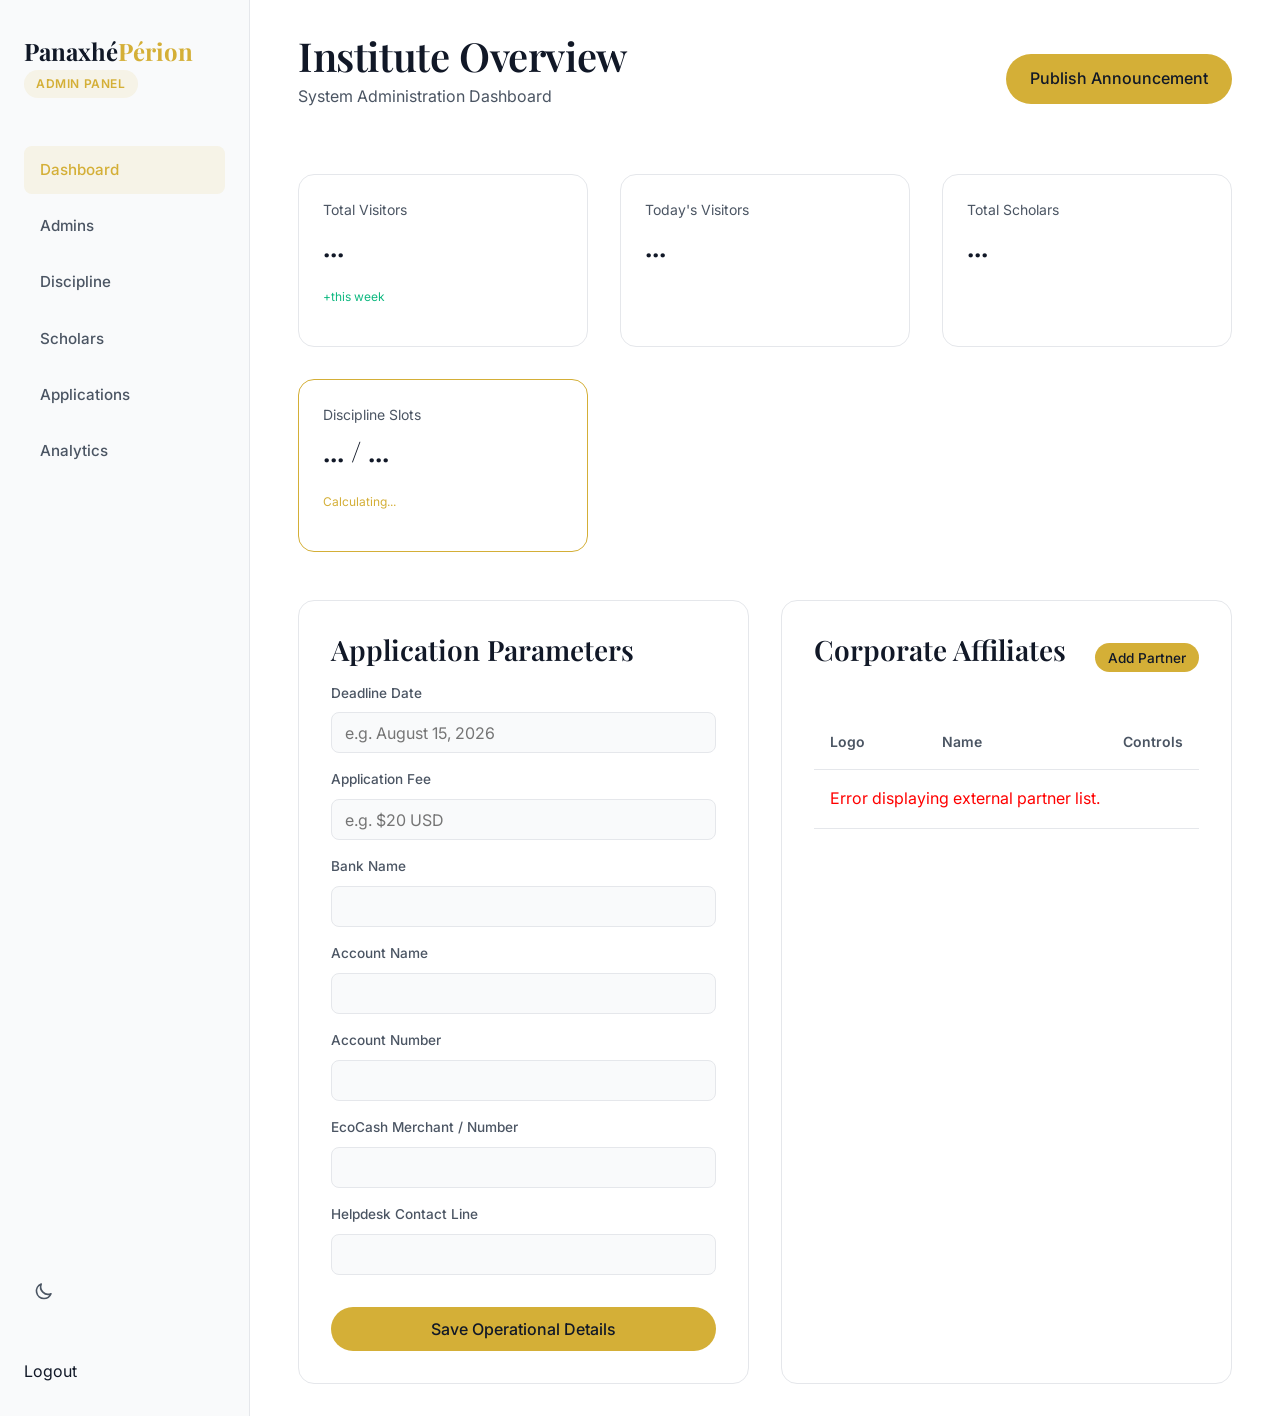
<file: public/admin/index.html>
<!DOCTYPE html>
<html lang="en">
<head>
  <meta charset="UTF-8">
  <meta name="viewport" content="width=device-width, initial-scale=1.0">
  <title>Admin Dashboard | Panaxhé Périon</title>
  <link rel="stylesheet" href="../css/style.css">
  <link rel="icon" type="image/svg+xml" href="[data-uri]">  
  <style>
    .portal-layout {
      display: grid;
      grid-template-columns: 250px 1fr;
      min-height: 100vh;
    }
    .portal-sidebar {
      background-color: var(--bg-secondary);
      border-right: 1px solid var(--border-color);
      padding: 2rem 1.5rem;
      display: flex;
      flex-direction: column;
    }
    .portal-main {
      padding: 2rem 3rem;
      background-color: var(--bg-color);
    }
    .portal-nav {
      margin-top: 3rem;
      display: flex;
      flex-direction: column;
      gap: 0.5rem;
    }
    .portal-nav a {
      padding: 0.75rem 1rem;
      border-radius: var(--radius-md);
      color: var(--text-secondary);
      font-weight: 500;
      font-size: 0.95rem;
      display: flex;
      align-items: center;
      gap: 0.75rem;
    }
    .portal-nav a:hover, .portal-nav a.active {
      background-color: rgba(212, 175, 55, 0.1); /* Gold tint for admin */
      color: var(--gold-color);
    }
    [data-theme="dark"] .portal-nav a:hover, [data-theme="dark"] .portal-nav a.active {
      background-color: rgba(252, 211, 77, 0.2);
    }
    .admin-table {
      width: 100%;
      border-collapse: collapse;
      margin-top: 1rem;
    }
    .admin-table th, .admin-table td {
      padding: 1rem;
      text-align: left;
      border-bottom: 1px solid var(--border-color);
    }
    .admin-table th {
      font-weight: 600;
      color: var(--text-secondary);
      font-size: 0.875rem;
    }
    
    /* Config Panel Custom Layout */
    .dashboard-sections {
      display: grid;
      grid-template-columns: 1fr 1fr;
      gap: 2rem;
      margin-top: 3rem;
    }
    .form-group {
      margin-bottom: 1rem;
      display: flex;
      flex-direction: column;
      gap: 0.5rem;
    }
    .form-group label {
      font-size: 0.85rem;
      font-weight: 500;
      color: var(--text-secondary);
    }
    .form-control {
      padding: 0.6rem 0.8rem;
      border: 1px solid var(--border-color);
      border-radius: var(--radius-md);
      background-color: var(--bg-secondary);
      color: var(--text-primary);
    }
    .partner-logo-preview {
      width: 40px;
      height: 40px;
      border-radius: 50%;
      background-color: var(--border-color);
      object-fit: cover;
      display: inline-block;
    }
    .flex-actions {
      display: flex;
      gap: 0.5rem;
    }

    @media (max-width: 1024px) {
      .portal-layout { grid-template-columns: 1fr; }
      .portal-sidebar { display: none; }
      .portal-main { padding: 2rem 1rem; }
      .dashboard-sections { grid-template-columns: 1fr; }
    }
  </style>
</head>
<body>

  <div class="portal-layout">
    <!-- Sidebar -->
    <aside class="portal-sidebar">
      <a href="../index.html" class="logo">
        <span>Panaxhé<span class="logo-accent">Périon</span></span>
      </a>
      <div class="badge badge-gold mt-2" style="align-self: flex-start;">Admin Panel</div>
      
      <nav class="portal-nav flex-1">
        <a href="#" class="active">Dashboard</a>
        <a href="admins.html">Admins</a>
        <a href="courses.html">Discipline</a>
        <a href="students.html">Scholars</a>
        <a href="#">Applications</a>
        <a href="#">Analytics</a>
      </nav>
      
      <div style="margin-top: auto;">
        <button id="theme-toggle" class="theme-toggle mb-4" aria-label="Toggle theme">
          <svg id="theme-icon" width="20" height="20" fill="none" stroke="currentColor" viewBox="0 0 24 24"></svg>
        </button>
        <a href="../login.html" class="portal-nav a text-secondary" style="padding: 0;">Logout</a>
      </div>
    </aside>

    <!-- Main Content -->
    <main class="portal-main">
      <header class="flex justify-between items-center mb-12">
        <div>
          <h2 class="mb-1">Institute Overview</h2>
          <p class="text-secondary">System Administration Dashboard</p>
        </div>
        <a href="#" class="btn btn-gold">Publish Announcement</a>
      </header>
      
      <!-- Metrics Row -->
      <div class="grid grid-4 mb-8">
        <div class="card" style="padding: 1.5rem;">
          <p class="text-secondary mb-2" style="font-size: 0.875rem;">Total Visitors</p>
          <h3 class="mb-0" data-bind="totalVisitors">...</h3>
          <p style="font-size: 0.75rem; color: #10B981; margin-top: 0.5rem;">+this week</p>
        </div>
        <div class="card" style="padding: 1.5rem;">
          <p class="text-secondary mb-2" style="font-size: 0.875rem;">Today's Visitors</p>
          <h3 class="mb-0" data-bind="todayVisitors">...</h3>
        </div>
        <div class="card" style="padding: 1.5rem;">
          <p class="text-secondary mb-2" style="font-size: 0.875rem;">Total Scholars</p>
          <h3 class="mb-0" data-bind="totalStudents">...</h3>
        </div>
        <div class="card" style="padding: 1.5rem; border-color: var(--gold-color);">
          <p class="text-secondary mb-2" style="font-size: 0.875rem;">Discipline Slots</p>
          <h3 class="mb-0"><span data-bind="publishedCoursesCount">...</span> / <span data-bind="maxCourseSlots">...</span></h3>
          <p style="font-size: 0.75rem; color: var(--gold-color); margin-top: 0.5rem;" id="slots-remaining-text">Calculating...</p>
        </div>
      </div>

      <!-- Application Info & Partners Sub-interfaces -->
      <div class="dashboard-sections">
        
        <!-- Application Info Manager -->
        <section class="card" style="padding: 2rem;">
          <h3 class="mb-4">Application Parameters</h3>
          <form id="app-info-form">
            <div class="form-group">
              <label for="app-deadline">Deadline Date</label>
              <input type="text" id="app-deadline" class="form-control" placeholder="e.g. August 15, 2026">
            </div>
            <div class="form-group">
              <label for="app-fee">Application Fee</label>
              <input type="text" id="app-fee" class="form-control" placeholder="e.g. $20 USD">
            </div>
            <div class="form-group">
              <label for="app-bank">Bank Name</label>
              <input type="text" id="app-bank" class="form-control">
            </div>
            <div class="form-group">
              <label for="app-acc-name">Account Name</label>
              <input type="text" id="app-acc-name" class="form-control">
            </div>
            <div class="form-group">
              <label for="app-acc-no">Account Number</label>
              <input type="text" id="app-acc-no" class="form-control">
            </div>
            <div class="form-group">
              <label for="app-ecocash">EcoCash Merchant / Number</label>
              <input type="text" id="app-ecocash" class="form-control">
            </div>
            <div class="form-group">
              <label for="app-help">Helpdesk Contact Line</label>
              <input type="text" id="app-help" class="form-control">
            </div>
            <button type="submit" class="btn btn-gold mt-4" style="width: 100%;">Save Operational Details</button>
          </form>
        </section>

        <!-- Partners Management System -->
        <section class="card" style="padding: 2rem;">
          <div class="flex justify-between items-center mb-4">
            <h3 class="mb-0">Corporate Affiliates</h3>
            <button id="btn-toggle-partner-form" class="btn btn-gold" style="padding: 0.4rem 0.8rem; font-size: 0.85rem;">Add Partner</button>
          </div>

          <!-- Inline dynamic form block for Partner Creation/Editing -->
          <div id="partner-form-wrapper" style="display: none; background: rgba(0,0,0,0.02); padding: 1rem; border-radius: var(--radius-md); margin-bottom: 1.5rem; border: 1px dashed var(--border-color);">
            <h4 id="partner-form-title" class="mb-2">New Corporate Profile</h4>
            <form id="partner-form">
              <input type="hidden" id="partner-id">
              <div class="form-group">
                <label for="partner-name">Partner Legal Name</label>
                <input type="text" id="partner-name" class="form-control" required>
              </div>
              <div class="form-group">
                <label for="partner-logo">Logo Resource URL</label>
                <input type="url" id="partner-logo" class="form-control" placeholder="https://example.com/logo.png">
              </div>
              <div class="flex gap-2 mt-3">
                <button type="submit" class="btn btn-gold" style="flex: 1;">Commit Record</button>
                <button type="button" id="btn-cancel-partner" class="btn text-secondary" style="background: transparent;">Cancel</button>
              </div>
            </form>
          </div>

          <!-- Live partners table container -->
          <table class="admin-table">
            <thead>
              <tr>
                <th>Logo</th>
                <th>Name</th>
                <th style="text-align: right;">Controls</th>
              </tr>
            </thead>
            <tbody id="partners-table-body">
              <tr>
                <td colspan="3" class="text-secondary">Syncing active logs...</td>
              </tr>
            </tbody>
          </table>
        </section>

      </div>
    </main>
  </div>

  <script type="module">
    import { initTheme } from '../js/theme.js';
    import { fetchBaseData, AdminAPI } from '../js/api.js'; // Assuming AdminAPI is exported from api.js

    document.addEventListener('DOMContentLoaded', async () => {
      initTheme();
      
      // Global dashboard state handles
      let currentApplicationInfo = {};
      let livePartnersList = [];

      try {
        // Fetch centralized base system resource metrics
        const { instituteData, stats } = await fetchBaseData();
        const statsData = stats;

        // Inject metric items directly into data-bound placeholders
        const elements = document.querySelectorAll('[data-bind]');
        elements.forEach(el => {
          const key = el.getAttribute('data-bind');
          if (instituteData[key] !== undefined) {
            el.textContent = instituteData[key];
          } else if (statsData[key] !== undefined) {
            el.textContent = typeof statsData[key] === 'number' 
              ? statsData[key].toLocaleString() 
              : statsData[key];
          }
        });

        // Calculate active course capacity thresholds
        const published = parseInt(instituteData.publishedCoursesCount, 10);
        const maxSlots = parseInt(instituteData.maxCourseSlots, 10);
        const remaining = maxSlots - published;
        document.getElementById('slots-remaining-text').textContent = `${remaining > 0 ? remaining : 0} remaining`;

      } catch (error) {
        console.error('Metrics Integration Error:', error);
      }

      /* ==========================================================================
         APPLICATION INFO CONTROLLER INTERACTION LAYER
         ========================================================================== */
      async function loadApplicationInfo() {
        try {
          currentApplicationInfo = await AdminAPI.getApplicationInfo();
          
          document.getElementById('app-deadline').value = currentApplicationInfo.deadline || '';
          document.getElementById('app-fee').value = currentApplicationInfo.fee || '';
          document.getElementById('app-bank').value = currentApplicationInfo.bankname || '';
          document.getElementById('app-acc-name').value = currentApplicationInfo.acc_name || '';
          document.getElementById('app-acc-no').value = currentApplicationInfo.acc_no || '';
          document.getElementById('app-ecocash').value = currentApplicationInfo.ecocash || '';
          document.getElementById('app-help').value = currentApplicationInfo.help || '';
        } catch (err) {
          console.error('Could not fetch institutional profile:', err);
        }
      }

      document.getElementById('app-info-form').addEventListener('submit', async (e) => {
        e.preventDefault();
        const payload = {
          deadline: document.getElementById('app-deadline').value,
          fee: document.getElementById('app-fee').value,
          bankname: document.getElementById('app-bank').value,
          acc_name: document.getElementById('app-acc-name').value,
          acc_no: document.getElementById('app-acc-no').value,
          ecocash: document.getElementById('app-ecocash').value,
          help: document.getElementById('app-help').value
        };

        try {
          await AdminAPI.updateApplicationInfo(payload);
          alert('System parameters successfully synchronized.');
        } catch (err) {
          alert('Failed to update system options.');
        }
      });

      /* ==========================================================================
         PARTNERS ARCHITECTURE CRUD INTERACTION LAYER
         ========================================================================== */
      const partnerFormWrapper = document.getElementById('partner-form-wrapper');
      const partnerForm = document.getElementById('partner-form');
      const partnerFormTitle = document.getElementById('partner-form-title');
      const partnersTableBody = document.getElementById('partners-table-body');

      async function syncPartnersUI() {
        try {
          livePartnersList = await AdminAPI.getAllPartners();
          renderPartnersTable();
        } catch (err) {
          partnersTableBody.innerHTML = `<tr><td colspan="3" style="color: red;">Error displaying external partner list.</td></tr>`;
        }
      }

      function renderPartnersTable() {
        if (livePartnersList.length === 0) {
          partnersTableBody.innerHTML = `<tr><td colspan="3" class="text-secondary">No corporate partners bound to profile.</td></tr>`;
          return;
        }

        partnersTableBody.innerHTML = livePartnersList.map(partner => `
          <tr>
            <td>
              <img src="${partner.logoUrl || 'data:image/svg+xml;utf8,<svg xmlns=\'http://www.w3.org/2000/svg\' viewBox=\'0 0 24 24\' fill=\'%23ccc\'><circle cx=\'12\' cy=\'12\' r=\'10\'/></svg>'}" 
                   alt="${partner.name}" class="partner-logo-preview">
            </td>
            <td><strong>${partner.name}</strong><br><small class="text-secondary">${partner.id}</small></td>
            <td style="text-align: right;">
              <div class="flex-actions justify-end">
                <button class="btn btn-edit-partner" data-id="${partner.id}" style="padding: 0.3rem 0.6rem; font-size: 0.8rem; background: var(--border-color);">Edit</button>
                <button class="btn btn-delete-partner" data-id="${partner.id}" style="padding: 0.3rem 0.6rem; font-size: 0.8rem; background: #EF4444; color: white;">Drop</button>
              </div>
            </td>
          </tr>
        `).join('');

        // Wire event triggers safely inside dynamic loop structure
        document.querySelectorAll('.btn-edit-partner').forEach(btn => {
          btn.addEventListener('click', () => initiatePartnerEdit(btn.getAttribute('data-id')));
        });
        document.querySelectorAll('.btn-delete-partner').forEach(btn => {
          btn.addEventListener('click', () => triggerPartnerRemoval(btn.getAttribute('data-id')));
        });
      }

      function resetPartnerForm() {
        partnerForm.reset();
        document.getElementById('partner-id').value = '';
        partnerFormWrapper.style.display = 'none';
        partnerFormTitle.textContent = 'New Corporate Profile';
      }

      function initiatePartnerEdit(id) {
        const item = livePartnersList.find(p => p.id === id);
        if (!item) return;

        document.getElementById('partner-id').value = item.id;
        document.getElementById('partner-name').value = item.name;
        document.getElementById('partner-logo').value = item.logoUrl || '';

        partnerFormTitle.textContent = 'Modify Partner Details';
        partnerFormWrapper.style.display = 'block';
        partnerFormWrapper.scrollIntoView({ behavior: 'smooth' });
      }

      async function triggerPartnerRemoval(id) {
        if (!confirm('Are you certain you wish to disassociate this partner item permanently?')) return;
        try {
          await AdminAPI.deletePartner(id);
          await syncPartnersUI();
        } catch (err) {
          alert('Could not execute partner deletion.');
        }
      }

      // Event Listeners for UI interaction hooks
      document.getElementById('btn-toggle-partner-form').addEventListener('click', () => {
        resetPartnerForm();
        partnerFormWrapper.style.display = partnerFormWrapper.style.display === 'none' ? 'block' : 'none';
      });

      document.getElementById('btn-cancel-partner').addEventListener('click', resetPartnerForm);

      partnerForm.addEventListener('submit', async (e) => {
        e.preventDefault();
        const id = document.getElementById('partner-id').value;
        const payload = {
          name: document.getElementById('partner-name').value,
          logoUrl: document.getElementById('partner-logo').value
        };

        try {
          if (id) {
            await AdminAPI.updatePartner(id, payload);
          } else {
            await AdminAPI.createPartner(payload);
          }
          resetPartnerForm();
          await syncPartnersUI();
        } catch (err) {
          alert('Could not upload corporate configuration variables.');
        }
      });

      // Initial runtime triggers
      await loadApplicationInfo();
      await syncPartnersUI();
    });
  </script>
</body>
</html>
</file>
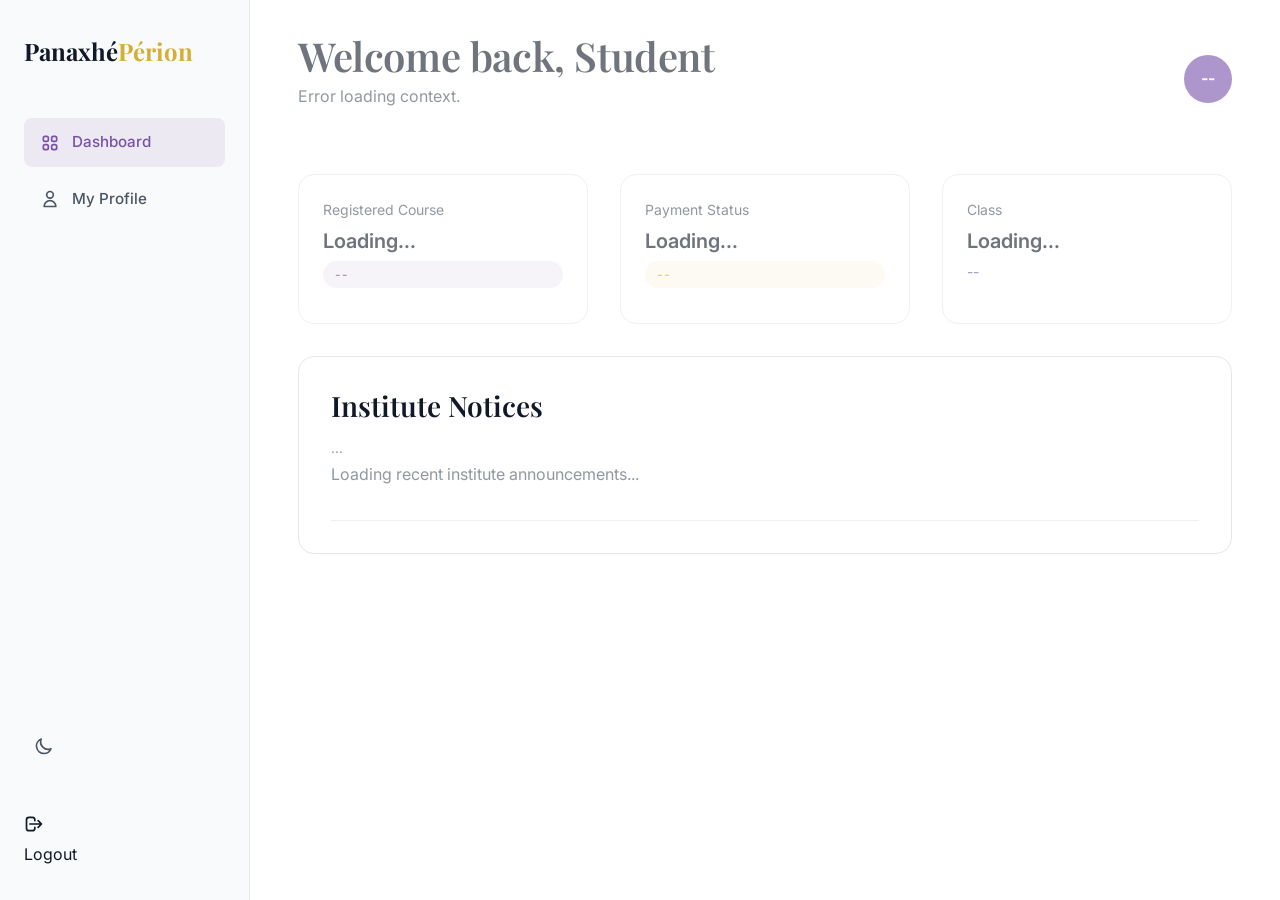
<file: public/student/index.html>
<!DOCTYPE html>
<html lang="en">
<head>
  <meta charset="UTF-8">
  <meta name="viewport" content="width=device-width, initial-scale=1.0">
  <title>Student Portal | Panaxhé Périon</title>
  <link rel="stylesheet" href="../css/style.css">
<link rel="icon" type="image/svg+xml" href="[data-uri]">  
  <style>
    .portal-layout {
      display: grid;
      grid-template-columns: 250px 1fr;
      min-height: 100vh;
    }
    .portal-sidebar {
      background-color: var(--bg-secondary);
      border-right: 1px solid var(--border-color);
      padding: 2rem 1.5rem;
      display: flex;
      flex-direction: column;
    }
    .portal-main {
      padding: 2rem 3rem;
      background-color: var(--bg-color);
    }
    .portal-nav {
      margin-top: 3rem;
      display: flex;
      flex-direction: column;
      gap: 0.5rem;
    }
    .portal-nav a {
      padding: 0.75rem 1rem;
      border-radius: var(--radius-md);
      color: var(--text-secondary);
      font-weight: 500;
      font-size: 0.95rem;
      display: flex;
      align-items: center;
      gap: 0.75rem;
    }
    .portal-nav a:hover, .portal-nav a.active {
      background-color: rgba(120, 81, 169, 0.1);
      color: var(--primary-color);
    }
    [data-theme="dark"] .portal-nav a:hover, [data-theme="dark"] .portal-nav a.active {
      background-color: rgba(139, 92, 246, 0.2);
    }
    @media (max-width: 1024px) {
      .portal-layout { grid-template-columns: 1fr; }
      .portal-sidebar { display: none; }
      .portal-main { padding: 2rem 1rem; }
    }
    /* Loading state stylings */
    .skeleton-loading {
      opacity: 0.6;
      animation: pulse 1.5s infinite ease-in-out;
    }
    @keyframes pulse {
      0% { opacity: 0.6; }
      50% { opacity: 0.3; }
      100% { opacity: 0.6; }
    }
  </style>
</head>
<body>

  <div class="portal-layout">
    <!-- Sidebar -->
    <aside class="portal-sidebar">
      <a href="../index.html" class="logo">
        <span>Panaxhé<span class="logo-accent">Périon</span></span>
      </a>
      
      <nav class="portal-nav flex-1">
        <a href="#" class="active">
          <svg width="20" height="20" fill="none" stroke="currentColor" viewBox="0 0 24 24"><path stroke-linecap="round" stroke-linejoin="round" stroke-width="2" d="M4 6a2 2 0 012-2h2a2 2 0 012 2v2a2 2 0 01-2 2H6a2 2 0 01-2-2V6zM14 6a2 2 0 012-2h2a2 2 0 012 2v2a2 2 0 01-2 2h-2a2 2 0 01-2-2V6zM4 16a2 2 0 012-2h2a2 2 0 012 2v2a2 2 0 01-2 2H6a2 2 0 01-2-2v-2zM14 16a2 2 0 012-2h2a2 2 0 012 2v2a2 2 0 01-2 2h-2a2 2 0 01-2-2v-2z"></path></svg>
          Dashboard
        </a>
        <a id="profile-id" href="profile.html">
          <svg width="20" height="20" fill="none" stroke="currentColor" viewBox="0 0 24 24"><path stroke-linecap="round" stroke-linejoin="round" stroke-width="2" d="M16 7a4 4 0 11-8 0 4 4 0 018 0zM12 14a7 7 0 00-7 7h14a7 7 0 00-7-7z"></path></svg>
          My Profile
        </a>
      </nav>
      
      <div style="margin-top: auto;">
        <button id="theme-toggle" class="theme-toggle mb-4" aria-label="Toggle theme">
          <svg id="theme-icon" width="20" height="20" fill="none" stroke="currentColor" viewBox="0 0 24 24"></svg>
        </button>
        <a href="../login.html" class="portal-nav a text-secondary" style="padding: 0;">
          <svg width="20" height="20" fill="none" stroke="currentColor" viewBox="0 0 24 24" style="margin-right: 0.75rem;"><path stroke-linecap="round" stroke-linejoin="round" stroke-width="2" d="M17 16l4-4m0 0l-4-4m4 4H7m6 4v1a3 3 0 01-3 3H6a3 3 0 01-3-3V7a3 3 0 013-3h4a3 3 0 013 3v1"></path></svg>
          Logout
        </a>
      </div>
    </aside>

    <!-- Main Content -->
    <main class="portal-main">
      <header class="flex justify-between items-center mb-12 skeleton-loading" id="portal-header">
        <div>
          <h2 class="mb-1" id="student-welcome">Welcome back, Student</h2>
          <p class="text-secondary" id="student-id">ID: Loading...</p>
        </div>
        <div id="student-initials" style="width: 48px; height: 48px; border-radius: 50%; background-color: var(--primary-color); display: flex; align-items: center; justify-content: center; color: white; font-weight: bold; font-family: var(--font-sans);">
          --
        </div>
      </header>
      
      <div class="grid grid-3 mb-8">
        <div class="card skeleton-loading" style="padding: 1.5rem;">
          <p class="text-secondary mb-2" style="font-size: 0.875rem;">Registered Course</p>
          <h4 class="mb-2" id="course-title">Loading...</h4>
          <span class="badge badge-primary" id="course-status">--</span>
        </div>
        <div class="card skeleton-loading" style="padding: 1.5rem;">
          <p class="text-secondary mb-2" style="font-size: 0.875rem;">Payment Status</p>
          <h4 class="mb-2" id="payment-status">Loading...</h4>
          <span class="badge badge-gold" id="payment-badge">--</span>
        </div>
        <div class="card skeleton-loading" style="padding: 1.5rem;">
          <p class="text-secondary mb-2" style="font-size: 0.875rem;">Class</p>
          <h4 class="mb-2" id="next-class-title">Loading...</h4>
          <p style="font-size: 0.875rem; color: var(--primary-color);" id="next-class-time">--</p>
        </div>
      </div>
      
      <div class="grid grid-2">
        <div class="card">
          <h3 class="mb-4">Institute Notices</h3>
          <ul id="notices-list" style="display: flex; flex-direction: column; gap: 1rem;">
            <li class="skeleton-loading" style="padding-bottom: 1rem; border-bottom: 1px solid var(--border-color);">
              <div class="text-primary" style="font-size: 0.75rem; font-weight: 600; margin-bottom: 0.25rem;">...</div>
              <p class="mb-0">Loading recent institute announcements...</p>
            </li>
          </ul>
        </div>
        
<!--         <div class="card">
          <h3 class="mb-4">Support & Resources</h3>
          <div style="display: flex; flex-direction: column; gap: 1rem;">
            <a href="#" id="link-handbook" class="btn btn-outline" style="justify-content: flex-start;">
              <svg width="20" height="20" fill="none" stroke="currentColor" viewBox="0 0 24 24" class="mr-2" style="margin-right: 0.75rem;"><path stroke-linecap="round" stroke-linejoin="round" stroke-width="2" d="M12 6.253v13m0-13C10.832 5.477 9.246 5 7.5 5S4.168 5.477 3 6.253v13C4.168 18.477 5.754 18 7.5 18s3.332.477 4.5 1.253m0-13C13.168 5.477 14.754 5 16.5 5c1.747 0 3.332.477 4.5 1.253v13C19.832 18.477 18.247 18 16.5 18c-1.746 0-3.332.477-4.5 1.253"></path></svg>
              Download Student Handbook
            </a>
            <a href="#" id="link-calendar" class="btn btn-outline" style="justify-content: flex-start;">
              <svg width="20" height="20" fill="none" stroke="currentColor" viewBox="0 0 24 24" class="mr-2" style="margin-right: 0.75rem;"><path stroke-linecap="round" stroke-linejoin="round" stroke-width="2" d="M8 7V3m8 4V3m-9 8h10M5 21h14a2 2 0 002-2V7a2 2 0 00-2-2H5a2 2 0 00-2 2v12a2 2 0 002 2z"></path></svg>
              Academic Calendar
            </a>
            <a href="#" id="link-support" class="btn btn-outline" style="justify-content: flex-start;">
              <svg width="20" height="20" fill="none" stroke="currentColor" viewBox="0 0 24 24" class="mr-2" style="margin-right: 0.75rem;"><path stroke-linecap="round" stroke-linejoin="round" stroke-width="2" d="M18.364 5.636l-3.536 3.536m0 5.656l3.536 3.536M9.172 9.172L5.636 5.636m3.536 9.192l-3.536 3.536M21 12a9 9 0 11-18 0 9 9 0 0118 0zm-5 0a4 4 0 11-8 0 4 4 0 018 0z"></path></svg>
              IT Support Ticket
            </a>
          </div>
        </div> -->
      </div>
    </main>
  </div>

  <script type="module">
    import { initTheme } from '../js/theme.js';
    import { fetchDashboardDataStudent, fetchStudentNotice } from '../js/api.js';

   

    document.addEventListener('DOMContentLoaded', async () => {
      // Initialize theme system
      initTheme();

      const urlParams = new URLSearchParams(window.location.search);
      const studentId = urlParams.get('id');       

      try {
        // Fetch data from the API layout
        const data = await fetchDashboardDataStudent(studentId);

        const notices = await fetchStudentNotice(studentId);
        
        // 1. Render Header info
        document.getElementById('student-welcome').textContent = `Welcome back, ${data.name || 'Student'}`;
        document.getElementById('student-id').textContent = `ID: ${data.id}`;
        document.getElementById('student-initials').textContent = data.initials || 'ST';

        document.getElementById('profile-id').href =  `profile.html?id=${data.email}`;

        // 2. Render Course details card
        document.getElementById('course-title').textContent = data.course.title;
        document.getElementById('course-status').textContent = data.course.status;

        // 3. Render Payment details card
        document.getElementById('payment-status').textContent = data.payment.status;
        document.getElementById('payment-badge').textContent = data.payment.badge;

        // 4. Render Upcoming Class details card
        document.getElementById('next-class-title').textContent = data.class.title;
        document.getElementById('next-class-time').textContent = data.class.duration;

        // 5. Render Resource Links (if paths are dynamic)
        // if (data.resources) {
        //   if (data.resources.handbookUrl) document.getElementById('link-handbook').href = data.resources.handbookUrl;
        //   if (data.resources.calendarUrl) document.getElementById('link-calendar').href = data.resources.calendarUrl;
        //   if (data.resources.supportUrl) document.getElementById('link-support').href = data.resources.supportUrl;
        // }

        // 6. Build the notices list dynamically
        const noticesContainer = document.getElementById('notices-list');
        noticesContainer.innerHTML = ''; // Clear skeleton placeholder
        
        notices.forEach(notice => {
          const li = document.createElement('li');
          li.style.paddingBottom = '1rem';
          li.style.borderBottom = '1px solid var(--border-color)';
          
          li.innerHTML = `
            <div class="text-primary" style="font-size: 0.75rem; font-weight: 600; margin-bottom: 0.25rem;">${notice.date}</div>
            <p class="mb-0">${notice.content}</p>
          `;
          noticesContainer.appendChild(li);
        });

        // Remove loading styles once complete
        document.querySelectorAll('.skeleton-loading').forEach(el => el.classList.remove('skeleton-loading'));

      } catch (error) {
        console.error("Could not load dashboard information:", error);
        // Fallback UI adjustments on error
        document.getElementById('student-id').textContent = "Error loading context.";
      }
    });
  </script>
</body>
</html>
</file>
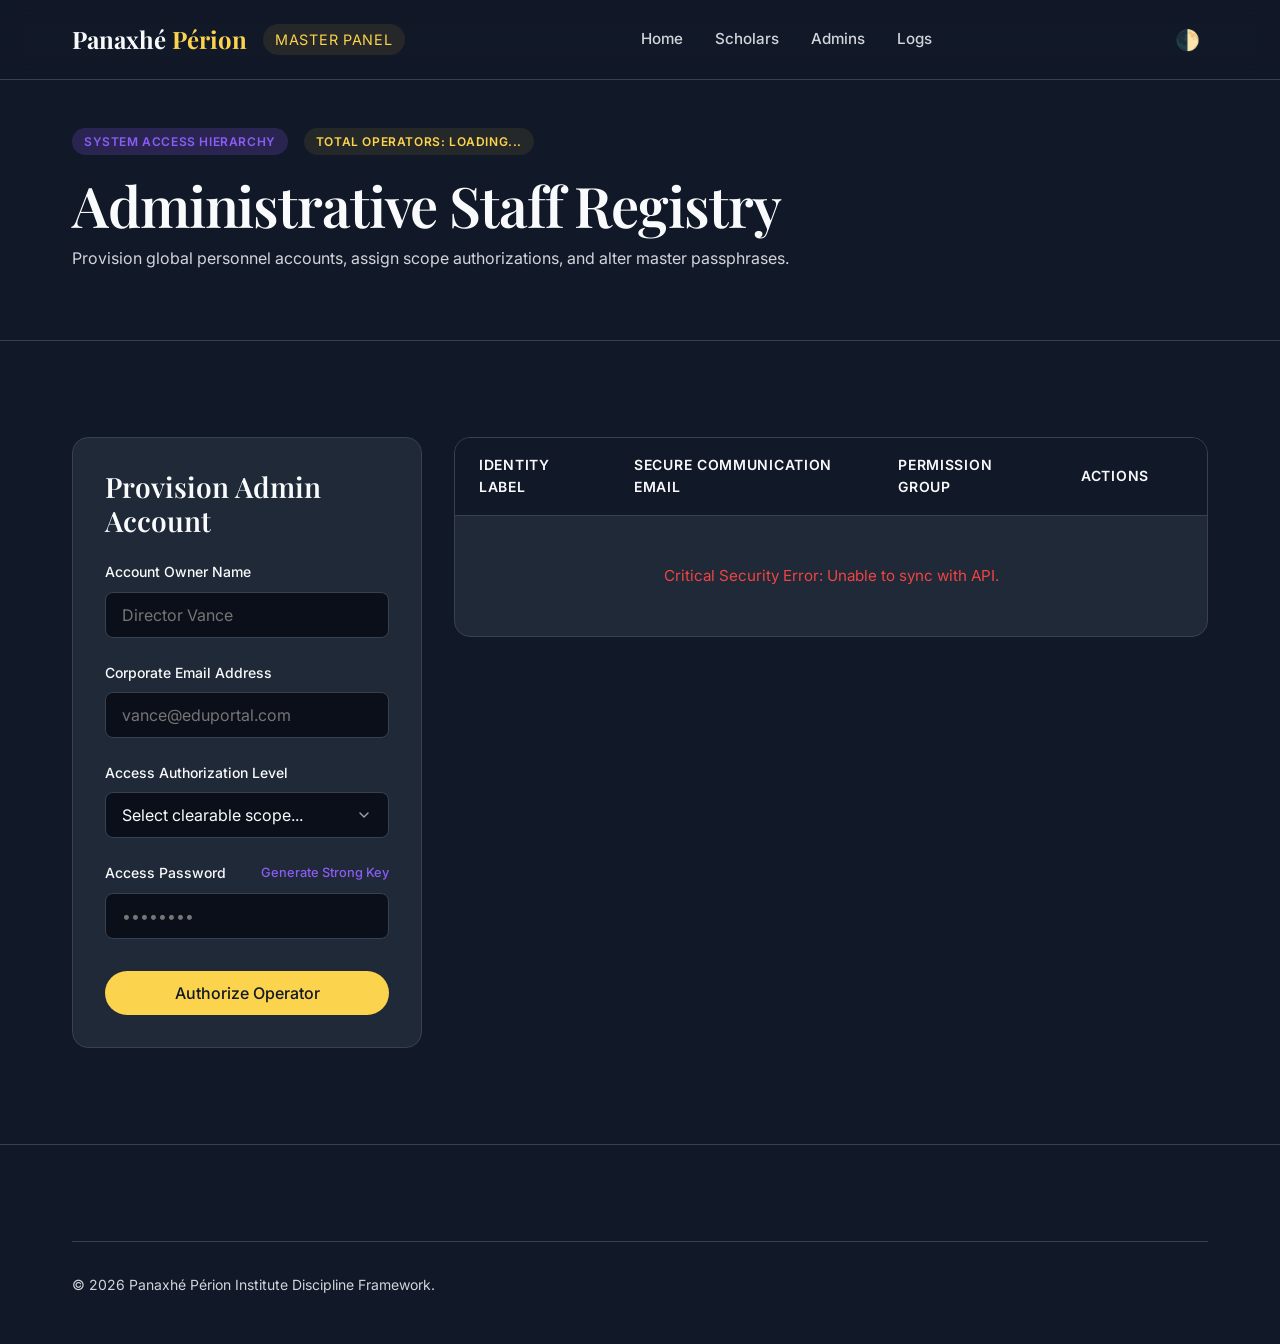
<file: public/admin/admins.html>
<!DOCTYPE html>
<html lang="en" data-theme="dark">
<head>
  <meta charset="UTF-8">
  <meta name="viewport" content="width=device-width, initial-scale=1.0">
  <title>Admin Portal - Manage Admins</title>
  <link rel="stylesheet" href="../css/style.css">
<link rel="icon" type="image/svg+xml" href="[data-uri]">

  <style>
    /* Admin Matrix Layout Grid */
    .admin-grid {
      display: grid;
      grid-template-columns: 1fr;
      gap: 2rem;
    }
    @media (min-width: 1024px) {
      .admin-grid {
        grid-template-columns: 350px 1fr;
      }
    }
    
    /* Table Styling Architecture */
    .table-container {
      width: 100%;
      overflow-x: auto;
      background-color: var(--bg-card);
      border: 1px solid var(--border-color);
      border-radius: var(--radius-lg);
    }
    .admin-table {
      width: 100%;
      border-collapse: collapse;
      text-align: left;
      font-family: var(--font-sans);
    }
    .admin-table th, .admin-table td {
      padding: 1rem 1.5rem;
      border-bottom: 1px solid var(--border-color);
    }
    .admin-table th {
      background-color: var(--bg-secondary);
      color: var(--text-primary);
      font-weight: 600;
      font-size: 0.875rem;
      text-transform: uppercase;
      letter-spacing: 0.05em;
    }
    .admin-table td {
      color: var(--text-secondary);
      font-size: 0.95rem;
    }
    .admin-table tr:last-child td {
      border-bottom: none;
    }
    
    /* UI Control Elements */
    .actions-cell {
      display: flex;
      gap: 0.5rem;
    }
    .btn-sm {
      padding: 0.4rem 0.8rem;
      font-size: 0.85rem;
    }
    .btn-danger {
      background-color: #ef4444;
      color: #ffffff;
    }
    .btn-danger:hover {
      background-color: #dc2626;
      transform: translateY(-2px);
      box-shadow: var(--shadow-sm);
    }
    
    /* Form Configurations */
    .sticky-form {
      position: sticky;
      top: calc(var(--nav-height) + 2rem);
    }
    select.form-control {
      appearance: none;
      background-image: url("data:image/svg+xml;charset=UTF-8,%3csvg xmlns='http://www.w3.org/2000/svg' viewBox='0 0 24 24' fill='none' stroke='%239ca3af' stroke-width='2' stroke-linecap='round' stroke-linejoin='round'%3e%3cpolyline points='6 9 12 15 18 9'%3e%3c/polyline%3e%3c/svg%3e");
      background-repeat: no-repeat;
      background-position: right 1rem center;
      background-size: 1em;
      padding-right: 2.5rem;
    }
  </style>
</head>
<body>

  <!-- Navbar -->
  <nav class="navbar">
    <div class="container">
      <div class="logo">
        <span>Panaxhé<span class="logo-accent"> Périon</span></span> <span style="font-size: 0.9rem; font-family: var(--font-sans); font-weight: 400; margin-left: 0.5rem;" class="badge badge-gold">Master Panel</span>
      </div>
      <div class="nav-links">
        <a href="index.html">Home </a>
        <a href="students.html">Scholars</a>
        <a href="#" class="text-primary">Admins</a>
        <a href="#">Logs</a>
      </div>
      <div class="nav-actions">
        <button class="theme-toggle" aria-label="Toggle Theme">🌓</button>
      </div>
    </div>
  </nav>

  <!-- Page Header -->
  <header class="page-header">
    <div class="container">
      <div class="flex items-center gap-4">
        <span class="badge badge-primary">System Access Hierarchy</span>
        <span class="badge badge-gold" id="admin-count">Total Operators: Loading...</span>
      </div>
      <h1 class="mt-4 mb-2">Administrative Staff Registry</h1>
      <p class="mb-1">Provision global personnel accounts, assign scope authorizations, and alter master passphrases.</p>
    </div>
  </header>

  <!-- Main System Workspace -->
  <main class="section section-light">
    <div class="container">
      <div class="admin-grid">
        
        <!-- Left Column: Administrator Provisioning Form -->
        <aside>
          <div class="card sticky-form">
            <h3 id="form-title" class="mb-6">Provision Admin Account</h3>
            <form id="admin-form">
              <!-- Identity Tracking Field (Now maps to Database ID instead of Array Index) -->
              <input type="hidden" id="admin-id" value="">

              <div class="form-group">
                <label class="form-label" for="adm-name">Account Owner Name</label>
                <input type="text" id="adm-name" class="form-control" placeholder="Director Vance" required>
              </div>

              <div class="form-group">
                <label class="form-label" for="adm-email">Corporate Email Address</label>
                <input type="email" id="adm-email" class="form-control" placeholder="vance@eduportal.com" required>
              </div>

              <div class="form-group">
                <label class="form-label" for="adm-role">Access Authorization Level</label>
                <select id="adm-role" class="form-control" required>
                  <option value="" disabled selected>Select clearable scope...</option>
                  <option value="superadmin">Super Admin (Full Access)</option>
                  <option value="admin">Manager (Read/Write)</option>
                </select>
              </div>

              <div class="form-group">
                <div class="flex justify-between items-center mb-2">
                  <label class="form-label" style="margin-bottom: 0;" for="adm-password">Access Password</label>
                  <a href="#" id="gen-password-link" style="font-size: 0.8rem; font-weight: 500;" class="text-primary">Generate Strong Key</a>
                </div>
                <input type="password" id="adm-password" class="form-control" placeholder="••••••••" required>
              </div>

              <div class="flex gap-2 mt-8">
                <button type="submit" id="submit-btn" class="btn btn-gold" style="flex: 1; color:#111827;">Authorize Operator</button>
                <button type="button" id="cancel-btn" class="btn btn-outline" style="display: none;">Cancel</button>
              </div>
            </form>
          </div>
        </aside>

        <!-- Right Column: Interactive Admin Console Grid -->
        <section>
          <div class="table-container">
            <table class="admin-table">
              <thead>
                <tr>
                  <th>Identity Label</th>
                  <th>Secure Communication Email</th>
                  <th>Permission Group</th>
                  <th style="width: 150px;">Actions</th>
                </tr>
              </thead>
              <tbody id="admin-table-body">
                <!-- Data injection point via scripting engine -->
              </tbody>
            </table>
          </div>
        </section>

      </div>
    </div>
  </main>

  <!-- Footer -->
  <footer class="footer">
    <div class="container">
      <div class="footer-bottom">
        <p>&copy; 2026 Panaxhé Périon Institute Discipline Framework.</p>
      </div>
    </div>
  </footer>



  <script type="module">
    // import { initTheme } from '../js/theme.js';
    import { AdminAPI } from '../js/api.js';
    /* --- Visual Interface Mode Toggle --- */
    const themeToggleBtn = document.querySelector('.theme-toggle');
    const htmlElement = document.documentElement;

    themeToggleBtn.addEventListener('click', () => {
      const currentTheme = htmlElement.getAttribute('data-theme');
      const newTheme = currentTheme === 'dark' ? 'light' : 'dark';
      htmlElement.setAttribute('data-theme', newTheme);
    });

    /* --- Authorization Data Management Engine --- */
    let adminsInMemory = []; // Centralized run-time state tracking cache

    // DOM Document Elements Linkage
    const form = document.getElementById('admin-form');
    const tableBody = document.getElementById('admin-table-body');
    const adminCountBadge = document.getElementById('admin-count');
    const formTitle = document.getElementById('form-title');
    const submitBtn = document.getElementById('submit-btn');
    const cancelBtn = document.getElementById('cancel-btn');
    const genPasswordLink = document.getElementById('gen-password-link');
    
    const inputId = document.getElementById('admin-id');
    const inputName = document.getElementById('adm-name');
    const inputEmail = document.getElementById('adm-email');
    const inputRole = document.getElementById('adm-role');
    const inputPassword = document.getElementById('adm-password');

    // Fetch and Sync with Core API Registry
    async function loadAdmins() {
      try {
        tableBody.innerHTML = `<tr><td colspan="4" class="text-center" style="padding: 2rem; color: var(--text-secondary);">Querying access matrix...</td></tr>`;
        adminsInMemory = await AdminAPI.getAll();
        renderTable(adminsInMemory);
      } catch (err) {
        tableBody.innerHTML = `<tr><td colspan="4" class="text-center" style="padding: 3rem; color: #ef4444;">Critical Security Error: Unable to sync with API.</td></tr>`;
      }
    }

    // Display Table Dataset Matrix
    function renderTable(dataStream) {
      tableBody.innerHTML = '';
      adminCountBadge.textContent = `Total Operators: ${dataStream.length}`;

      if (dataStream.length === 0) {
        tableBody.innerHTML = `<tr><td colspan="4" class="text-center" style="padding: 3rem; color: var(--text-tertiary);">No active management data detected. System locked.</td></tr>`;
        return;
      }

      dataStream.forEach((admin) => {
        const row = document.createElement('tr');
        
        // Handle database keys (fallback on _id if using MongoDB/NoSQL format, otherwise id)
        const recordId = admin._id || admin.id;
        
        let badgeClass = 'badge-primary';
        if (admin.role === 'Super Admin') badgeClass = 'badge-gold';
        
        // Safely pass String keys into the globally accessible window handlers below
        row.innerHTML = `
          <td><strong>${escapeHtml(admin.name)}</strong></td>
          <td>${escapeHtml(admin.email)}</td>
          <td><span class="badge ${badgeClass}">${escapeHtml(admin.role)}</span></td>
          <td>
            <div class="actions-cell">
              <button class="btn btn-outline btn-sm" onclick="editAdmin('${recordId}')">Edit</button>
              <button class="btn btn-danger btn-sm" onclick="deleteAdmin('${recordId}')">Delete</button>
            </div>
          </td>
        `;
        tableBody.appendChild(row);
      });
    }

    // Capture dataset form submittals (Create or Update dynamically via Fetch)
    form.addEventListener('submit', async (e) => {
      e.preventDefault();

      const adminData = {
        name: inputName.value,
        email: inputEmail.value,
        role: inputRole.value,
        password: inputPassword.value
      };

      const targetId = inputId.value;

      try {
        submitBtn.disabled = true;
        submitBtn.textContent = "Processing Sync...";

        if (targetId === "") {
          await AdminAPI.create(adminData);
        } else {
          await AdminAPI.update(targetId, adminData);
        }

        resetForm();
        await loadAdmins(); // Refresh data smoothly
      } catch (error) {
        alert("Operation failed. Ensure configuration requirements are met.");
        submitBtn.disabled = false;
        submitBtn.textContent = targetId === "" ? "Authorize Operator" : "Save Changes";
      }
    });

    // Populate data inputs for updating
    window.editAdmin = function(id) {
      const target = adminsInMemory.find(adm => (adm._id || adm.id) === id);
      if (!target) return;

      inputId.value = id;
      inputName.value = target.name;
      inputEmail.value = target.email;
      inputRole.value = target.role;
      inputPassword.value = target.password || ""; // Fallback if API security strips payload password blocks

      formTitle.textContent = "Modify Personnel Credentials";
      submitBtn.textContent = "Save Changes";
      cancelBtn.style.display = "inline-flex";
    };

    // Erase administrator scope identity
    window.deleteAdmin = async function(id) {
      const target = adminsInMemory.find(adm => (adm._id || adm.id) === id);
      if (!target) return;

      if (confirm(`Revoke completely all clearance permissions for ${target.name}?`)) {
        try {
          await AdminAPI.delete(id);
          resetForm();
          await loadAdmins();
        } catch (error) {
          alert("Could not complete access removal task.");
        }
      }
    };

    // Utility: Automatically populate secure token passwords
    genPasswordLink.addEventListener('click', (e) => {
      e.preventDefault();
      const charset = "abcdefghijklmnopqrstuvwxyzABCDEFGHIJKLMNOPQRSTUVWXYZ0123456789!@#$%^&*()_+~";
      let generatedPass = "";
      for (let i = 0; i < 14; i++) {
        generatedPass += charset.charAt(Math.floor(Math.random() * charset.length));
      }
      inputPassword.value = generatedPass;
      inputPassword.type = "text";
      setTimeout(() => { inputPassword.type = "password"; }, 5000); // Mask after 5 seconds automatically
    });

    cancelBtn.addEventListener('click', resetForm);

    function resetForm() {
      form.reset();
      inputId.value = "";
      formTitle.textContent = "Provision Admin Account";
      submitBtn.textContent = "Authorize Operator";
      submitBtn.disabled = false;
      cancelBtn.style.display = "none";
      inputPassword.type = "password";
    }

    // Content parser HTML escaping sanitization
    function escapeHtml(str) {
      if (!str) return '';
      return str.replace(/&/g, "&amp;").replace(/</g, "&lt;").replace(/>/g, "&gt;").replace(/"/g, "&quot;").replace(/'/g, "&#039;");
    }

    // Initialize Connection Matrix on Mount
    loadAdmins();
  </script>
</body>
</html>
</file>
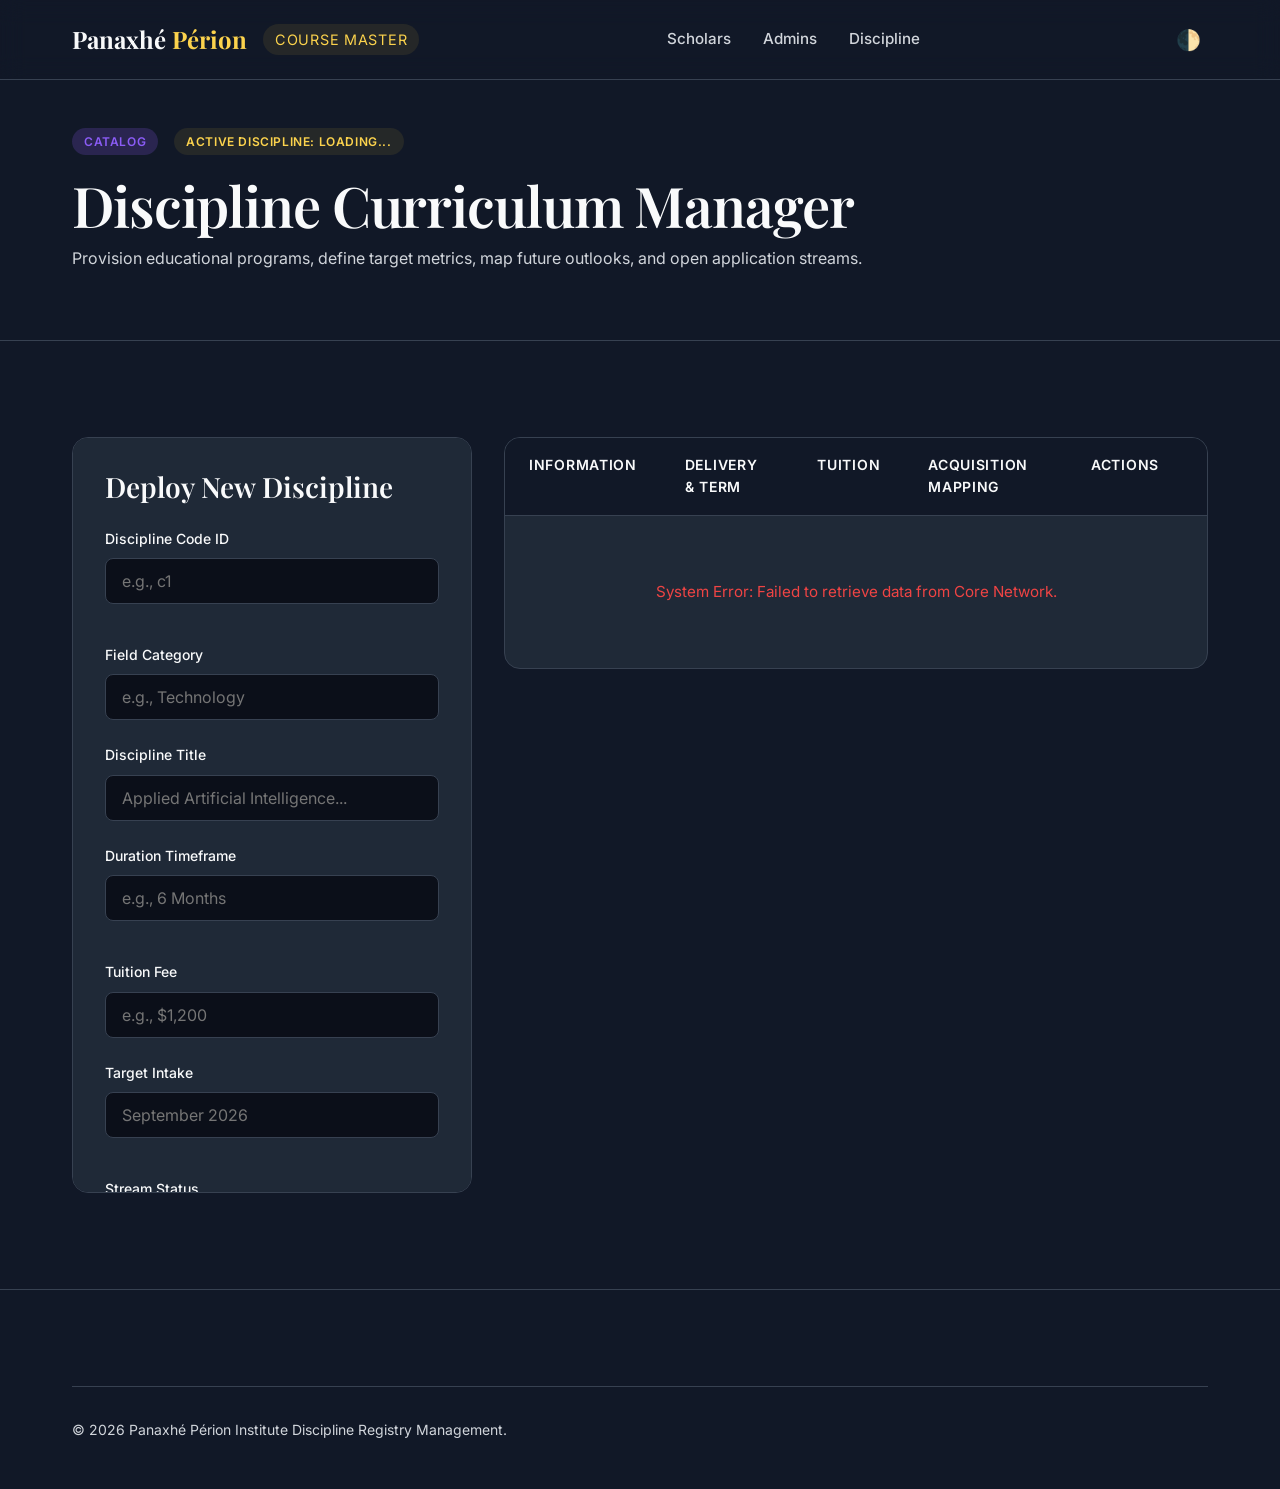
<file: public/admin/courses.html>
<!DOCTYPE html>
<html lang="en" data-theme="dark">
<head>
  <meta charset="UTF-8">
  <meta name="viewport" content="width=device-width, initial-scale=1.0">
  <title>Admin Portal - Manage Discipline</title>
  <link rel="stylesheet" href="../css/style.css">
<link rel="icon" type="image/svg+xml" href="[data-uri]">
  <style>
    /* System Workspace Matrix Grid */
    .admin-grid {
      display: grid;
      grid-template-columns: 1fr;
      gap: 2rem;
    }
    @media (min-width: 1024px) {
      .admin-grid {
        grid-template-columns: 400px 1fr;
      }
    }
    
    /* Interactive Catalog Table Layout */
    .table-container {
      width: 100%;
      overflow-x: auto;
      background-color: var(--bg-card);
      border: 1px solid var(--border-color);
      border-radius: var(--radius-lg);
    }
    .admin-table {
      width: 100%;
      border-collapse: collapse;
      text-align: left;
      font-family: var(--font-sans);
    }
    .admin-table th, .admin-table td {
      padding: 1rem 1.5rem;
      border-bottom: 1px solid var(--border-color);
      vertical-align: top;
    }
    .admin-table th {
      background-color: var(--bg-secondary);
      color: var(--text-primary);
      font-weight: 600;
      font-size: 0.875rem;
      text-transform: uppercase;
      letter-spacing: 0.05em;
    }
    .admin-table td {
      color: var(--text-secondary);
      font-size: 0.95rem;
    }
    .admin-table tr:last-child td {
      border-bottom: none;
    }
    
    /* Dynamic UI Component Accents */
    .actions-cell {
      display: flex;
      gap: 0.5rem;
    }
    .btn-sm {
      padding: 0.4rem 0.8rem;
      font-size: 0.85rem;
    }
    .btn-danger {
      background-color: #ef4444;
      color: #ffffff;
    }
    .btn-danger:hover {
      background-color: #dc2626;
      transform: translateY(-2px);
      box-shadow: var(--shadow-sm);
    }
    
    /* Configuration Fields */
    .sticky-form {
      position: sticky;
      top: calc(var(--nav-height) + 2rem);
      max-height: calc(100vh - var(--nav-height) - 4rem);
      overflow-y: auto;
    }
    select.form-control, textarea.form-control {
      appearance: none;
    }
    textarea.form-control {
      resize: vertical;
      min-height: 80px;
    }
    select.form-control {
      background-image: url("data:image/svg+xml;charset=UTF-8,%3csvg xmlns='http://www.w3.org/2000/svg' viewBox='0 0 24 24' fill='none' stroke='%239ca3af' stroke-width='2' stroke-linecap='round' stroke-linejoin='round'%3e%3cpolyline points='6 9 12 15 18 9'%3e%3c/polyline%3e%3c/svg%3e");
      background-repeat: no-repeat;
      background-position: right 1rem center;
      background-size: 1em;
      padding-right: 2.5rem;
    }
  </style>
</head>
<body>

  <!-- Navbar -->
  <nav class="navbar">
    <div class="container">
      <div class="logo">
        <span>Panaxhé<span class="logo-accent"> Périon</span></span> <span style="font-size: 0.9rem; font-family: var(--font-sans); font-weight: 400; margin-left: 0.5rem;" class="badge badge-gold">Course Master</span>
      </div>
      <div class="nav-links">
        <a href="students.html">Scholars</a>
        <a href="admins.html">Admins</a>
        <a href="#" class="text-primary">Discipline</a>
      </div>
      <div class="nav-actions">
        <button class="theme-toggle" aria-label="Toggle Theme">🌓</button>
      </div>
    </div>
  </nav>

  <!-- Page Header -->
  <header class="page-header">
    <div class="container">
      <div class="flex items-center gap-4">
        <span class="badge badge-primary">Catalog</span>
        <span class="badge badge-gold" id="course-count">Active Discipline: Loading...</span>
      </div>
      <h1 class="mt-4 mb-2">Discipline Curriculum Manager</h1>
      <p class="mb-1">Provision educational programs, define target metrics, map future outlooks, and open application streams.</p>
    </div>
  </header>

  <!-- Main System Workspace -->
  <main class="section section-light">
    <div class="container">
      <div class="admin-grid">
        
        <!-- Left Column: Course Builder Form -->
        <aside>
          <div class="card sticky-form">
            <h3 id="form-title" class="mb-6">Deploy New Discipline</h3>
            <form id="course-form">
              <!-- Database Identifier Reference Field -->
              <input type="hidden" id="course-database-id" value="">

              <div class="grid grid-2" style="gap: 1rem;">
                <div class="form-group">
                  <label class="form-label" for="crs-id">Discipline Code ID</label>
                  <input type="text" id="crs-id" class="form-control" placeholder="e.g., c1" required>
                </div>
                <div class="form-group">
                  <label class="form-label" for="crs-field">Field Category</label>
                  <input type="text" id="crs-field" class="form-control" placeholder="e.g., Technology" required>
                </div>
              </div>

              <div class="form-group">
                <label class="form-label" for="crs-title">Discipline Title</label>
                <input type="text" id="crs-title" class="form-control" placeholder="Applied Artificial Intelligence..." required>
              </div>

              <div class="grid grid-2" style="gap: 1rem;">
                <div class="form-group">
                  <label class="form-label" for="crs-duration">Duration Timeframe</label>
                  <input type="text" id="crs-duration" class="form-control" placeholder="e.g., 6 Months" required>
                </div>
                <div class="form-group">
                  <label class="form-label" for="crs-fee">Tuition Fee</label>
                  <input type="text" id="crs-fee" class="form-control" placeholder="e.g., $1,200" required>
                </div>
              </div>

              <div class="grid grid-2" style="gap: 1rem;">
                <div class="form-group">
                  <label class="form-label" for="crs-intake">Target Intake</label>
                  <input type="text" id="crs-intake" class="form-control" placeholder="September 2026" required>
                </div>
                <div class="form-group">
                  <label class="form-label" for="crs-status">Stream Status</label>
                  <select id="crs-status" class="form-control" required>
                    <option value="Enrolling">Enrolling</option>
                    <option value="Closed">Closed</option>
                    <option value="Drafting">Drafting</option>
                    <option value="Upcoming">Upcoming</option>
                  </select>
                </div>
              </div>

              <div class="form-group">
                <label class="form-label" for="crs-mode">Delivery Modality Mode</label>
                <input type="text" id="crs-mode" class="form-control" placeholder="e.g., Hybrid" required>
              </div>

              <div class="form-group">
                <label class="form-label" for="crs-description">Core Syllabus Summary Description</label>
                <textarea id="crs-description" class="form-control" placeholder="Master the algorithms shaping the future..." required></textarea>
              </div>

              <div class="form-group">
                <label class="form-label" for="crs-future">Future Industry Outlook Impact</label>
                <textarea id="crs-future" class="form-control" placeholder="Africa needs data scientists to..." required></textarea>
              </div>

              <div class="form-group">
                <label class="form-label" for="crs-requirements">Academic Requirements</label>
                <input type="text" id="crs-requirements" class="form-control" placeholder="A-Level Mathematics or equivalent..." required>
              </div>

              <div class="form-group">
                <label class="form-label" for="crs-roles">Career Target Roles <span style="font-size:0.75rem; font-weight:400; color:var(--text-tertiary);">(Comma-separated)</span></label>
                <input type="text" id="crs-roles" class="form-control" placeholder="AI Engineer, Data Scientist" required>
              </div>

              <div class="form-group">
                <label class="form-label" for="crs-skills">Core Acquired Skills <span style="font-size:0.75rem; font-weight:400; color:var(--text-tertiary);">(Comma-separated)</span></label>
                <input type="text" id="crs-skills" class="form-control" placeholder="Python, TensorFlow, Analysis" required>
              </div>

              <div class="flex gap-2 mt-8">
                <button type="submit" id="submit-btn" class="btn btn-primary" style="flex: 1;">Save Course Metadata</button>
                <button type="button" id="cancel-btn" class="btn btn-outline" style="display: none;">Cancel</button>
              </div>
            </form>
          </div>
        </aside>

        <!-- Right Column: Live Curriculum Records Table -->
        <section>
          <div class="table-container">
            <table class="admin-table">
              <thead>
                <tr>
                  <th>Information</th>
                  <th>Delivery & Term</th>
                  <th>Tuition</th>
                  <th>Acquisition Mapping</th>
                  <th style="width: 140px;">Actions</th>
                </tr>
              </thead>
              <tbody id="course-table-body">
                <!-- Entries rendered dynamically -->
              </tbody>
            </table>
          </div>
        </section>

      </div>
    </div>
  </main>

  <footer class="footer">
    <div class="container">
      <div class="footer-bottom">
        <p>&copy; 2026 Panaxhé Périon Institute Discipline Registry Management.</p>
      </div>
    </div>
  </footer>

  <script type="module">
    // import { initTheme } from '../js/theme.js';
    import { CourseAPI } from '../js/api.js';
    const themeToggleBtn = document.querySelector('.theme-toggle');
    const htmlElement = document.documentElement;

    themeToggleBtn.addEventListener('click', () => {
      const currentTheme = htmlElement.getAttribute('data-theme');
      const newTheme = currentTheme === 'dark' ? 'light' : 'dark';
      htmlElement.setAttribute('data-theme', newTheme);
    });

    let coursesInMemory = [];

    const form = document.getElementById('course-form');
    const tableBody = document.getElementById('course-table-body');
    const courseCountBadge = document.getElementById('course-count');
    const formTitle = document.getElementById('form-title');
    const submitBtn = document.getElementById('submit-btn');
    const cancelBtn = document.getElementById('cancel-btn');
    
    const inputDbId = document.getElementById('course-database-id');
    const inputId = document.getElementById('crs-id');
    const inputField = document.getElementById('crs-field');
    const inputTitle = document.getElementById('crs-title');
    const inputDuration = document.getElementById('crs-duration');
    const inputFee = document.getElementById('crs-fee');
    const inputIntake = document.getElementById('crs-intake');
    const inputStatus = document.getElementById('crs-status');
    const inputMode = document.getElementById('crs-mode');
    const inputDesc = document.getElementById('crs-description');
    const inputFuture = document.getElementById('crs-future');
    const inputReq = document.getElementById('crs-requirements');
    const inputRoles = document.getElementById('crs-roles');
    const inputSkills = document.getElementById('crs-skills');

    async function syncCurriculumMatrix() {
      try {
        tableBody.innerHTML = `<tr><td colspan="5" class="text-center" style="padding: 3rem; color: var(--text-secondary);">Synchronizing course directory...</td></tr>`;
        coursesInMemory = await CourseAPI.getAll();
        renderTable(coursesInMemory);
      } catch (err) {
        tableBody.innerHTML = `<tr><td colspan="5" class="text-center" style="padding: 4rem; color: #ef4444;">System Error: Failed to retrieve data from Core Network.</td></tr>`;
      }
    }

    function renderTable(dataStream) {
      tableBody.innerHTML = '';
      courseCountBadge.textContent = `Active Discipline: ${dataStream.length}`;

      if (dataStream.length === 0) {
        tableBody.innerHTML = `<tr><td colspan="5" class="text-center" style="padding: 4rem; color: var(--text-tertiary);">Curriculum empty. Deploy structural options.</td></tr>`;
        return;
      }

      dataStream.forEach((course) => {
        const row = document.createElement('tr');
        const dbId = course.id; // Using field custom string identifier
        
        let statusBadgeClass = 'badge-primary';
        if(course.status === 'Enrolling') statusBadgeClass = 'badge-gold';
        
        const skillsArray = Array.isArray(course.skills) ? course.skills : [];
        const rolesArray = Array.isArray(course.roles) ? course.roles : [];
        const skillsHtml = skillsArray.map(s => `<span class="badge" style="margin: 0.15rem 0.15rem 0 0; font-size:0.65rem;">${escapeHtml(s.trim())}</span>`).join('');

        row.innerHTML = `
          <td>
            <div class="flex items-center gap-2 mb-2">
              <span class="badge badge-primary" style="font-size:0.7rem;">${escapeHtml(course.id)}</span>
              <span class="badge" style="font-size:0.7rem;">${escapeHtml(course.field)}</span>
            </div>
            <strong style="display:block; font-family:var(--font-serif); font-size:1.15rem; margin-bottom:0.5rem;" class="text-primary">${escapeHtml(course.title)}</strong>
            <p style="font-size: 0.85rem; line-height:1.4; margin-bottom:0.5rem;">${escapeHtml(course.description)}</p>
            <div style="font-size: 0.8rem; color: var(--text-tertiary);"><strong>Requirements:</strong> ${escapeHtml(course.requirements)}</div>
          </td>
          <td>
            <div class="mb-2"><strong>Term:</strong> ${escapeHtml(course.duration)}</div>
            <div class="mb-2" style="font-size:0.85rem;"><strong>Intake:</strong> ${escapeHtml(course.intake)}</div>
            <span class="badge ${statusBadgeClass}">${escapeHtml(course.status)}</span>
          </td>
          <td>
            <strong style="font-size:1.1rem; color:var(--text-primary);">${escapeHtml(course.fee)}</strong>
            <div style="font-size:0.8rem; color:var(--text-tertiary); margin-top:0.25rem;">${escapeHtml(course.mode)}</div>
          </td>
          <td>
            <div style="margin-bottom:0.5rem; font-size:0.85rem;"><strong>Target Roles:</strong><br>${escapeHtml(rolesArray.join(', '))}</div>
            <div><strong>Skills:</strong><br>${skillsHtml}</div>
          </td>
          <td>
            <div class="actions-cell">
              <button class="btn btn-outline btn-sm" onclick="editCourse('${dbId}')">Edit</button>
              <button class="btn btn-danger btn-sm" onclick="deleteCourse('${dbId}')">Delete</button>
            </div>
          </td>
        `;
        tableBody.appendChild(row);
      });
    }

    form.addEventListener('submit', async (e) => {
      e.preventDefault();

      // Convert arrays using split and filter blank elements
      const processedRoles = inputRoles.value.split(',').map(item => item.trim()).filter(item => item !== "");
      const processedSkills = inputSkills.value.split(',').map(item => item.trim()).filter(item => item !== "");

      const courseData = {
        id: inputId.value.trim(),
        field: inputField.value.trim(),
        title: inputTitle.value.trim(),
        duration: inputDuration.value.trim(),
        fee: inputFee.value.trim(),
        intake: inputIntake.value.trim(),
        status: inputStatus.value,
        mode: inputMode.value.trim(),
        description: inputDesc.value.trim(),
        future: inputFuture.value.trim(),
        requirements: inputReq.value.trim(),
        roles: processedRoles,
        skills: processedSkills
      };

      const targetDbId = inputDbId.value;

      try {
        submitBtn.disabled = true;
        submitBtn.textContent = "Writing Metadata Matrix...";

        if (targetDbId === "") {
          await CourseAPI.create(courseData);
        } else {
          await CourseAPI.update(targetDbId, courseData);
        }

        resetForm();
        await syncCurriculumMatrix();
      } catch (error) {
        alert("Transaction Aborted: Verify connectivity and logic parameters.");
        submitBtn.disabled = false;
        submitBtn.textContent = targetDbId === "" ? "Save Course Metadata" : "Update Program";
      }
    });

    window.editCourse = function(id) {
      const target = coursesInMemory.find(c => c.id === id);
      if (!target) return;

      inputDbId.value = target.id;
      inputId.value = target.id;
      inputField.value = target.field;
      inputTitle.value = target.title;
      inputDuration.value = target.duration;
      inputFee.value = target.fee;
      inputIntake.value = target.intake;
      inputStatus.value = target.status;
      inputMode.value = target.mode;
      inputDesc.value = target.description;
      inputFuture.value = target.future;
      inputReq.value = target.requirements;
      
      const rolesArray = Array.isArray(target.roles) ? target.roles : [];
      const skillsArray = Array.isArray(target.skills) ? target.skills : [];
      inputRoles.value = rolesArray.join(', ');
      inputSkills.value = skillsArray.join(', ');

      formTitle.textContent = "Modify Course Architecture";
      submitBtn.textContent = "Update Program";
      cancelBtn.style.display = "inline-flex";
    };

    window.deleteCourse = async function(id) {
      const target = coursesInMemory.find(c => c.id === id);
      if (!target) return;

      if (confirm(`Completely remove structural catalog records for ${target.title}?`)) {
        try {
          await CourseAPI.delete(id);
          resetForm();
          await syncCurriculumMatrix();
        } catch (error) {
          alert("Purge request dropped: Data link broken.");
        }
      }
    };

    cancelBtn.addEventListener('click', resetForm);

    function resetForm() {
      form.reset();
      inputDbId.value = "";
      formTitle.textContent = "Deploy New Course";
      submitBtn.textContent = "Save Course Metadata";
      submitBtn.disabled = false;
      cancelBtn.style.display = "none";
    }

    function escapeHtml(str) {
      if (!str) return '';
      return str.replace(/&/g, "&amp;").replace(/</g, "&lt;").replace(/>/g, "&gt;").replace(/"/g, "&quot;").replace(/'/g, "&#039;");
    }

    syncCurriculumMatrix();
  </script>
</body>
</html>
</file>
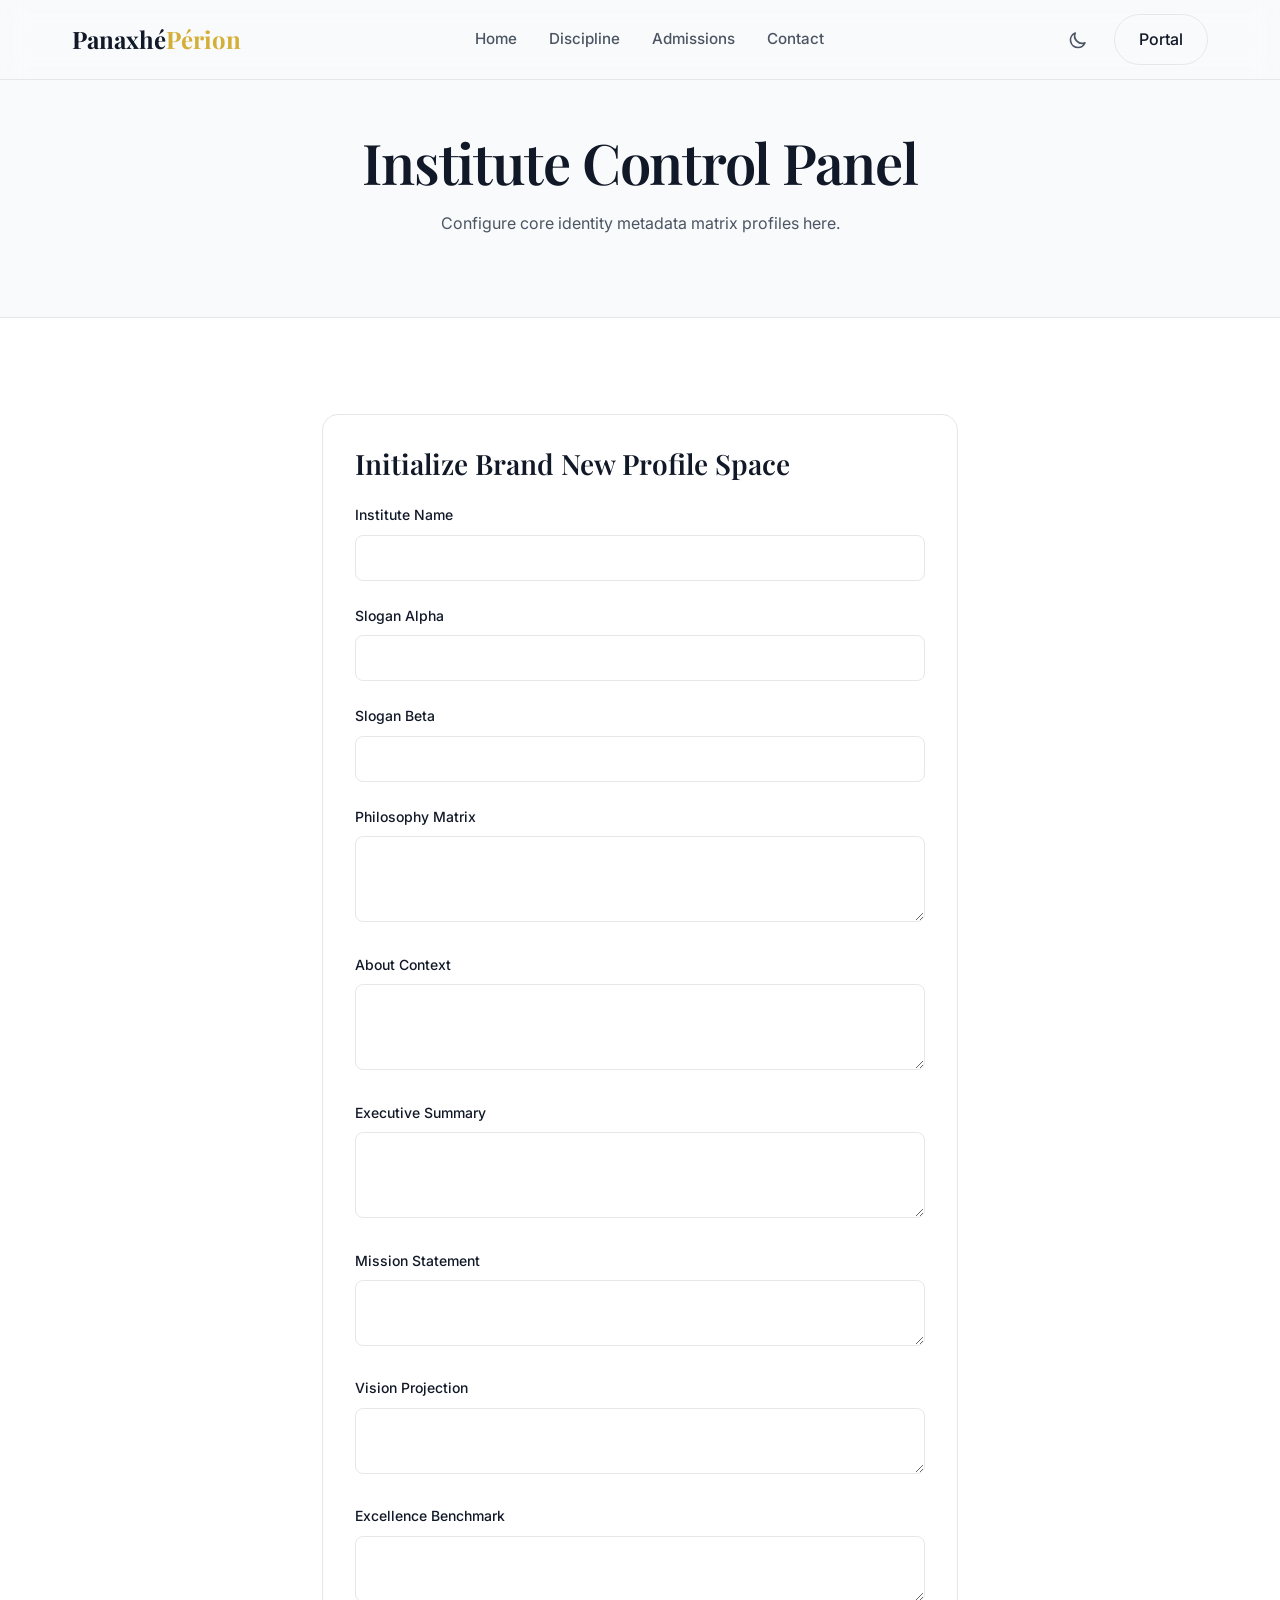
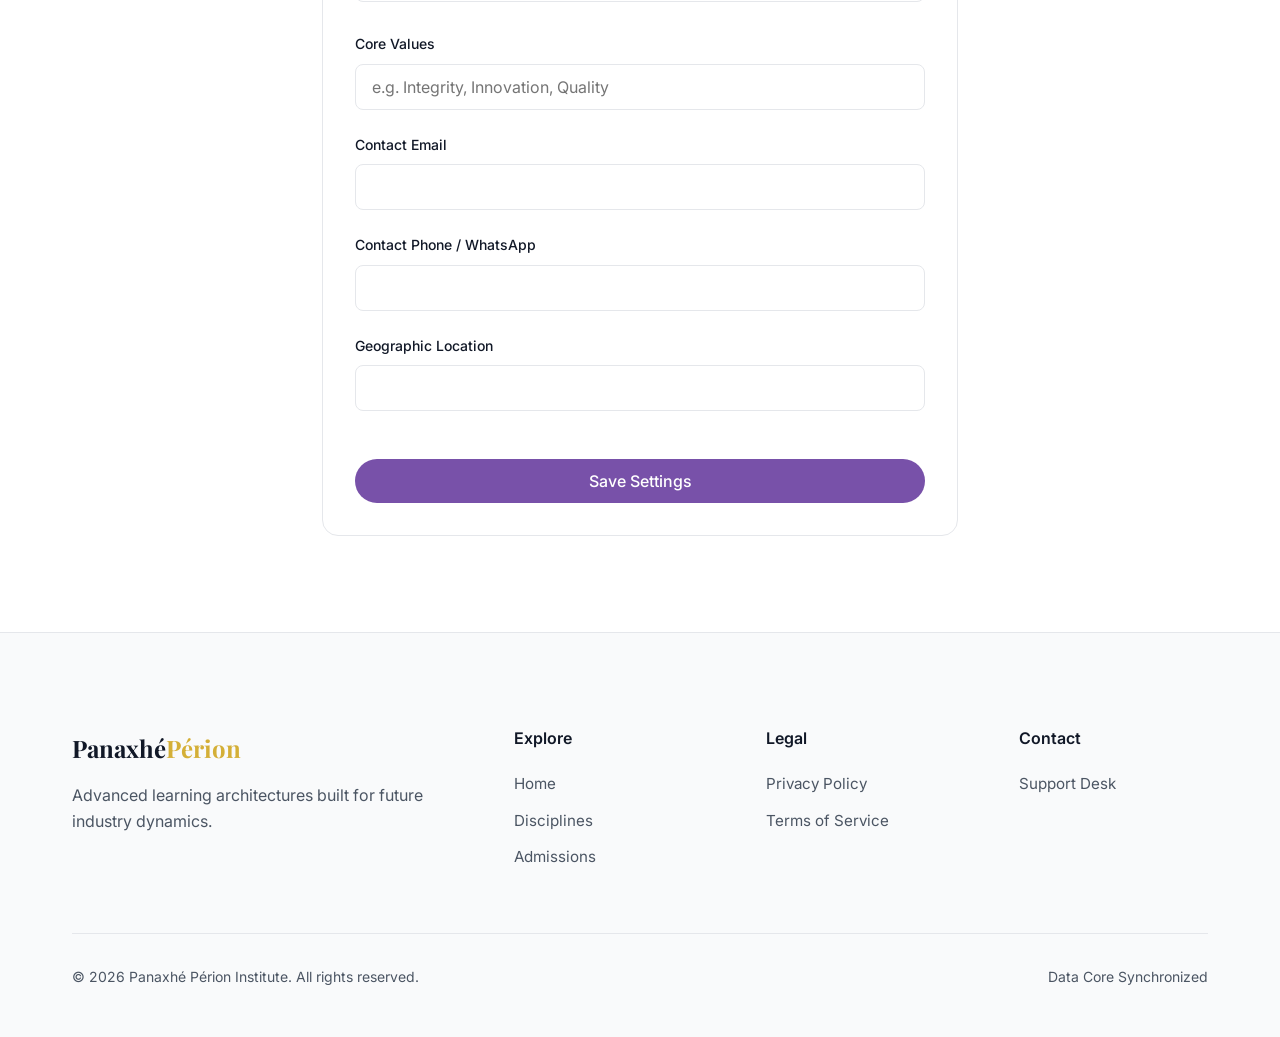
<file: public/admin/setup.html>
<!DOCTYPE html>
<html lang="en">
<head>
  <meta charset="UTF-8">
  <meta name="viewport" content="width=device-width, initial-scale=1.0">
  <title>System Setup | Panaxhé Périon Institute</title>
  <link rel="stylesheet" href="../css/style.css">
  <link rel="icon" type="image/svg+xml" href="[data-uri]">  
</head>
<body>

  <nav class="navbar">
    <div class="container">
      <a href="index.html" class="logo">
        <span>Panaxhé<span class="logo-accent">Périon</span></span>
      </a>
      <div class="nav-links">
        <a href="index.html">Home</a>
        <a href="courses.html">Discipline</a>
        <a href="apply.html">Admissions</a>
        <a href="contact.html">Contact</a>
      </div>
      <div class="nav-actions">
        <button id="theme-toggle" class="theme-toggle" aria-label="Toggle theme">
          <svg id="theme-icon" width="20" height="20" fill="none" stroke="currentColor" viewBox="0 0 24 24"></svg>
        </button>
        <a href="login.html" class="btn btn-outline">Portal</a>
      </div>
    </div>
  </nav>

  <header class="page-header text-center">
    <div class="container" style="max-width: 800px;">
      <h1 class="mb-4">Institute Control Panel</h1>
      <p>Configure core identity metadata matrix profiles here.</p>
    </div>
  </header>

  <section class="section">
    <div class="container" style="max-width: 700px;">
      <div class="card">
        <h3 class="mb-6" id="form-title">Loading Parameters...</h3>
        
        <form id="setup-form">
          <div class="form-group">
            <label class="form-label">Institute Name</label>
            <input type="text" name="name" class="form-control" required>
          </div>
          <div class="form-group">
            <label class="form-label">Slogan Alpha</label>
            <input type="text" name="slogan1" class="form-control">
          </div>
          <div class="form-group">
            <label class="form-label">Slogan Beta</label>
            <input type="text" name="slogan" class="form-control">
          </div>
          <div class="form-group">
            <label class="form-label">Philosophy Matrix</label>
            <textarea name="philosophy" class="form-control" rows="3"></textarea>
          </div>
          <div class="form-group">
            <label class="form-label">About Context</label>
            <textarea name="about" class="form-control" rows="3"></textarea>
          </div>
          <div class="form-group">
            <label class="form-label">Executive Summary</label>
            <textarea name="summary" class="form-control" rows="3"></textarea>
          </div>
          <div class="form-group">
            <label class="form-label">Mission Statement</label>
            <textarea name="mission" class="form-control" rows="2"></textarea>
          </div>
          <div class="form-group">
            <label class="form-label">Vision Projection</label>
            <textarea name="vision" class="form-control" rows="2"></textarea>
          </div>
          <div class="form-group">
            <label class="form-label">Excellence Benchmark</label>
            <textarea name="excellence" class="form-control" rows="2"></textarea>
          </div>
          <div class="form-group">
            <label class="form-label">Core Values</label>
            <input type="text" name="corevalues" class="form-control" placeholder="e.g. Integrity, Innovation, Quality">
          </div>
          <div class="form-group">
            <label class="form-label">Contact Email</label>
            <input type="email" name="email" class="form-control">
          </div>
          <div class="form-group">
            <label class="form-label">Contact Phone / WhatsApp</label>
            <input type="text" name="phone" class="form-control">
          </div>
          <div class="form-group">
            <label class="form-label">Geographic Location</label>
            <input type="text" name="location" class="form-control">
          </div>
          
          <button type="submit" id="submit-btn" class="btn btn-primary" style="width: 100%; margin-top: 1.5rem;">Save Settings</button>
        </form>
      </div>
    </div>
  </section>

  <footer class="footer">
    <div class="container">
      <div class="footer-grid">
        <div class="footer-col">
          <a href="index.html" class="logo mb-4">
            <span>Panaxhé<span class="logo-accent">Périon</span></span>
          </a>
          <p>Advanced learning architectures built for future industry dynamics.</p>
        </div>
        <div class="footer-col">
          <h4>Explore</h4>
          <div class="footer-links">
            <a href="index.html">Home</a>
            <a href="courses.html">Disciplines</a>
            <a href="apply.html">Admissions</a>
          </div>
        </div>
        <div class="footer-col">
          <h4>Legal</h4>
          <div class="footer-links">
            <a href="#">Privacy Policy</a>
            <a href="#">Terms of Service</a>
          </div>
        </div>
        <div class="footer-col">
          <h4>Contact</h4>
          <div class="footer-links">
            <a href="contact.html">Support Desk</a>
          </div>
        </div>
      </div>
      <div class="footer-bottom">
        <p>&copy; 2026 Panaxhé Périon Institute. All rights reserved.</p>
        <p>Data Core Synchronized</p>
      </div>
    </div>
  </footer>

  <script type="module">
    import { initTheme } from '../js/theme.js';
    import { fetchBaseData, saveInstituteSetup } from '../js/api.js';

    document.addEventListener('DOMContentLoaded', async () => {
      initTheme();

      const form = document.getElementById('setup-form');
      const formTitle = document.getElementById('form-title');
      let isUpdateMode = false;

      // Try checking for existing data row
      try {
        const data = await fetchBaseData();
        if (data && data.instituteData && data.instituteData.id) {
          isUpdateMode = true;
          formTitle.textContent = "Modify Identity Matrix Profile";
          
          // Hydrate fields cleanly
          const fields = data.instituteData;
          Object.keys(fields).forEach(key => {
            const input = form.elements[key];
            if (input) input.value = fields[key] || '';
          });
        } else {
          formTitle.textContent = "Initialize Brand New Profile Space";
        }
      } catch (error) {
        console.log("No data present yet. Ready to initialize profile.", error);
        formTitle.textContent = "Initialize Brand New Profile Space";
      }

      // Handle configuration submission
      form.addEventListener('submit', async (e) => {
        e.preventDefault();
        const formData = new FormData(form);
        const payload = Object.fromEntries(formData.entries());

        try {
          const response = await saveInstituteSetup(payload);
          if (response.state === 200) {
            alert('Institute core matrix values updated successfully.');
            window.location.reload();
          } else {
            alert('Failed to drop data payload down to context channels.');
          }
        } catch (error) {
          console.error('Setup Engine Crash:', error);
          alert('Network transaction dropped.');
        }
      });
    });
  </script>
</body>
</html>
</file>
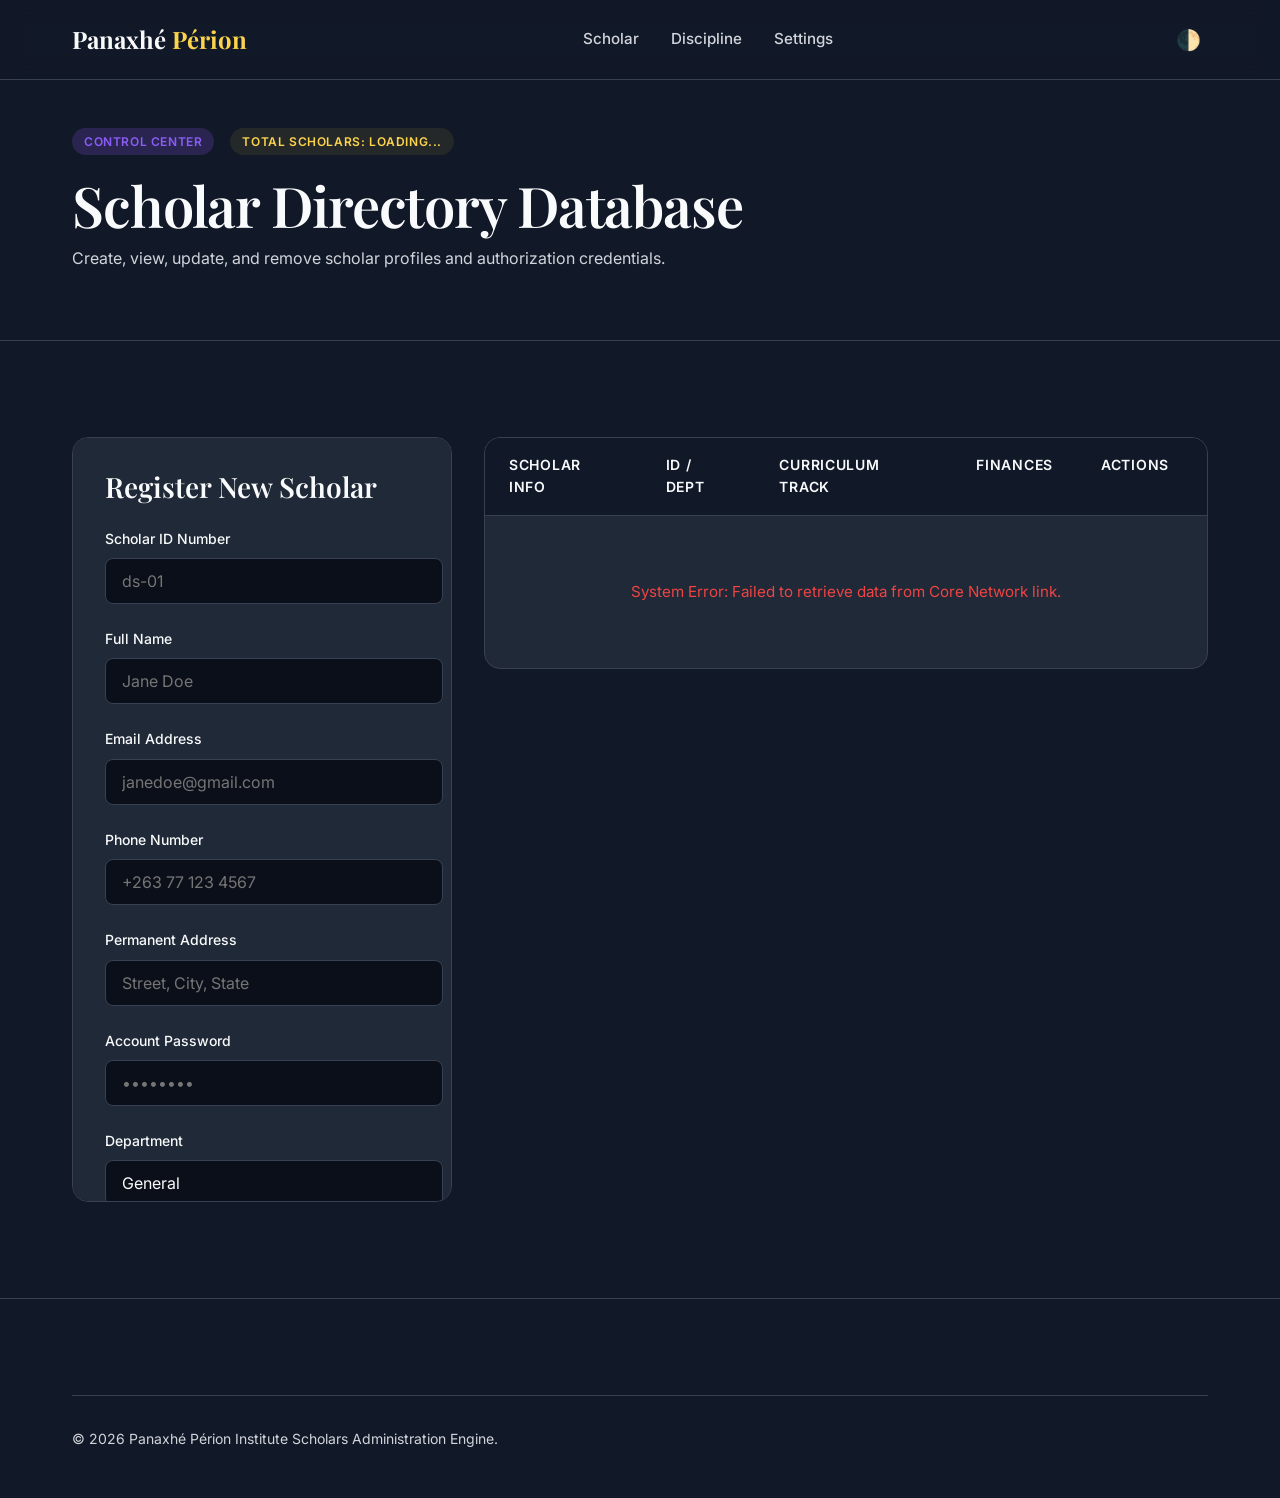
<file: public/admin/students.html>
<!DOCTYPE html>
<html lang="en" data-theme="dark">
<head>
  <meta charset="UTF-8">
  <meta name="viewport" content="width=device-width, initial-scale=1.0">
  <title>Admin Portal - Manage Students</title>
  <link rel="stylesheet" href="../css/style.css">
  <link rel="icon" type="image/svg+xml" href="[data-uri]">
  <style>
    /* Admin Specific Overrides & Layout Utilities */
    .admin-grid {
      display: grid;
      grid-template-columns: 1fr;
      gap: 2rem;
    }
    @media (min-width: 1024px) {
      .admin-grid {
        grid-template-columns: 380px 1fr;
      }
    }
    
    /* Table Styling built on CSS variables */
    .table-container {
      width: 100%;
      overflow-x: auto;
      background-color: var(--bg-card);
      border: 1px solid var(--border-color);
      border-radius: var(--radius-lg);
    }
    .admin-table {
      width: 100%;
      border-collapse: collapse;
      text-align: left;
      font-family: var(--font-sans);
    }
    .admin-table th, .admin-table td {
      padding: 1rem 1.5rem;
      border-bottom: 1px solid var(--border-color);
      vertical-align: top;
    }
    .admin-table th {
      background-color: var(--bg-secondary);
      color: var(--text-primary);
      font-weight: 600;
      font-size: 0.875rem;
      text-transform: uppercase;
      letter-spacing: 0.05em;
    }
    .admin-table td {
      color: var(--text-secondary);
      font-size: 0.95rem;
    }
    .admin-table tr:last-child td {
      border-bottom: none;
    }
    
    /* Utility Action Utility Classes */
    .actions-cell {
      display: flex;
      gap: 0.5rem;
    }
    .btn-sm {
      padding: 0.4rem 0.8rem;
      font-size: 0.85rem;
    }
    .btn-danger {
      background-color: #ef4444;
      color: #ffffff;
    }
    .btn-danger:hover {
      background-color: #dc2626;
      transform: translateY(-2px);
      box-shadow: var(--shadow-sm);
    }
    
    /* Form Customization */
    .sticky-form {
      position: sticky;
      top: calc(var(--nav-height) + 2rem);
      max-height: 85vh;
      overflow-y: auto;
      padding-right: 0.5rem;
    }
  </style>
</head>
<body>

  <nav class="navbar">
    <div class="container">
      <a href="../index.html" class="logo">
        <span>Panaxhé<span class="logo-accent"> Périon</span></span>
      </a>
      <div class="nav-links">
        <a href="#" class="text-primary">Scholar</a>
        <a href="courses.html">Discipline</a>
        <a href="admins.html">Settings</a>
      </div>
      <div class="nav-actions">
        <button class="theme-toggle" aria-label="Toggle Theme">🌓</button>
      </div>
    </div>
  </nav>

  <header class="page-header">
    <div class="container">
      <div class="flex items-center gap-4">
        <span class="badge badge-primary">Control Center</span>
        <span class="badge badge-gold" id="student-count">Total Scholars: Loading...</span>
      </div>
      <h1 class="mt-4 mb-2">Scholar Directory Database</h1>
      <p class="mb-1">Create, view, update, and remove scholar profiles and authorization credentials.</p>
    </div>
  </header>

  <main class="section section-light">
    <div class="container">
      <div class="admin-grid">
        
        <!-- Input Form Panel Component -->
        <aside>
          <div class="card sticky-form">
            <h3 id="form-title" class="mb-6">Register New Scholar</h3>
            <form id="student-form">
              <!-- Contextual Tracking State Flag -->
              <input type="hidden" id="is-edit-mode" value="false">

              <div class="form-group">
                <label class="form-label" for="stu-id">Scholar ID Number</label>
                <input type="text" id="stu-id" class="form-control" placeholder="ds-01" required>
              </div>

              <div class="form-group">
                <label class="form-label" for="stu-name">Full Name</label>
                <input type="text" id="stu-name" class="form-control" placeholder="Jane Doe" required>
              </div>

              <div class="form-group">
                <label class="form-label" for="stu-email">Email Address</label>
                <input type="email" id="stu-email" class="form-control" placeholder="janedoe@gmail.com" required>
              </div>

              <div class="form-group">
                <label class="form-label" for="stu-phone">Phone Number</label>
                <input type="tel" id="stu-phone" class="form-control" placeholder="+263 77 123 4567" required>
              </div>

              <div class="form-group">
                <label class="form-label" for="stu-address">Permanent Address</label>
                <input type="text" id="stu-address" class="form-control" placeholder="Street, City, State" required>
              </div>

              <div class="form-group">
                <label class="form-label" for="stu-password">Account Password</label>
                <input type="password" id="stu-password" class="form-control" placeholder="••••••••" required>
              </div>

              <div class="form-group">
                <label class="form-label" for="stu-dept">Department</label>
                <input type="text" id="stu-dept" class="form-control" placeholder="Sciences" value="General">
              </div>

              <div class="form-group">
                <label class="form-label" for="stu-year">Academic Year</label>
                <input type="text" id="stu-year" class="form-control" placeholder="2026" value="2026">
              </div>

              <!-- Course Linkage Segment -->
              <h4 class="mt-6 mb-2" style="font-size: 1rem; color: var(--text-primary); border-top: 1px solid var(--border-color); padding-top: 1rem;">Curriculum Placement</h4>
              
              <div class="form-group">
                <label class="form-label" for="stu-course-id">Discipline Code / ID</label>
                <input type="text" id="stu-course-id" class="form-control" placeholder="cs-01" value="unassigned">
              </div>

              <div class="form-group">
                <label class="form-label" for="stu-course-title">Discipline Title</label>
                <input type="text" id="stu-course-title" class="form-control" placeholder="Applied Artificial Intelligence & Data Science">
              </div>

              <div class="form-group">
                <label class="form-label" for="stu-course-status">Enrollment Status</label>
                <select id="stu-course-status" class="form-control">
                  <option value="Active">Active</option>
                  <option value="Suspended">Suspended</option>
                  <option value="Pending">Pending</option>
                  <option value="Graduated">Graduated</option>
                </select>
              </div>

              <div class="form-group">
                <label class="form-label" for="stu-class-duration">Cohort Duration</label>
                <input type="text" id="stu-class-duration" class="form-control" placeholder="6 Months" value="N/A">
              </div>

              <!-- Ledger Billing Segment -->
              <h4 class="mt-6 mb-2" style="font-size: 1rem; color: var(--text-primary); border-top: 1px solid var(--border-color); padding-top: 1rem;">Ledger Statement</h4>

              <div class="form-group">
                <label class="form-label" for="stu-pay-status">Payment Status</label>
                <select id="stu-pay-status" class="form-control">
                  <option value="Incomplete">Incomplete</option>
                  <option value="Complete">Complete</option>
                  <option value="Deferred">Deferred</option>
                </select>
              </div>

              <div class="form-group">
                <label class="form-label" for="stu-pay-badge">Payment Alert Badge</label>
                <input type="text" id="stu-pay-badge" class="form-control" placeholder="Note!, Paid, New" value="Note!">
              </div>

              <div class="form-group">
                <label class="form-label" for="stu-pay-amount">Amount Contributed ($)</label>
                <input type="number" id="stu-pay-amount" class="form-control" placeholder="0" min="0" value="0">
              </div>

              <!-- Social Identity Segment -->
              <h4 class="mt-6 mb-2" style="font-size: 1rem; color: var(--text-primary); border-top: 1px solid var(--border-color); padding-top: 1rem;">Social Indexes</h4>

              <div class="form-group">
                <label class="form-label" for="stu-linkedin">LinkedIn URL</label>
                <input type="text" id="stu-linkedin" class="form-control" placeholder="www.linkedin.com/in/handle">
              </div>
              <div class="form-group">
                <label class="form-label" for="stu-github">GitHub Handle</label>
                <input type="text" id="stu-github" class="form-control" placeholder="www.github.com/handle">
              </div>
              <div class="form-group">
                <label class="form-label" for="stu-twitter">Twitter / X</label>
                <input type="text" id="stu-twitter" class="form-control" placeholder="www.x.com/handle">
              </div>

              <div class="flex gap-2 mt-8">
                <button type="submit" id="submit-btn" class="btn btn-primary" style="flex: 1;">Save Scholar Record</button>
                <button type="button" id="cancel-btn" class="btn btn-outline" style="display: none;">Cancel</button>
              </div>
            </form>
          </div>
        </aside>

        <!-- Main Real-Time Catalog Output Render Target Panel -->
        <section>
          <div class="table-container">
            <table class="admin-table" id="data-table">
              <thead>
                <tr>
                  <th>Scholar Info</th>
                  <th>ID / Dept</th>
                  <th>Curriculum Track</th>
                  <th>Finances</th>
                  <th style="width: 130px;">Actions</th>
                </tr>
              </thead>
              <tbody id="student-table-body">
                <!-- Records drawn asynchronously via runtime API interface methods -->
              </tbody>
            </table>
          </div>
        </section>

      </div>
    </div>
  </main>

  <footer class="footer">
    <div class="container">
      <div class="footer-bottom">
        <p>&copy; 2026 Panaxhé Périon Institute Scholars Administration Engine.</p>
      </div>
    </div>
  </footer>

  <script type="module">
    import { StudentAPI } from '../js/api.js';

    /* --- Theme Toggle Engine --- */
    const themeToggleBtn = document.querySelector('.theme-toggle');
    const htmlElement = document.documentElement;

    themeToggleBtn.addEventListener('click', () => {
      const currentTheme = htmlElement.getAttribute('data-theme');
      const newTheme = currentTheme === 'dark' ? 'light' : 'dark';
      htmlElement.setAttribute('data-theme', newTheme);
    });

    /* --- Live Data Core Architecture Control Controller Script --- */
    let studentsInMemory = [];

    // Form Interface Structural View References Mapping Objects
    const form = document.getElementById('student-form');
    const tableBody = document.getElementById('student-table-body');
    const studentCountBadge = document.getElementById('student-count');
    const formTitle = document.getElementById('form-title');
    const submitBtn = document.getElementById('submit-btn');
    const cancelBtn = document.getElementById('cancel-btn');
    
    const isEditMode = document.getElementById('is-edit-mode');
    const inputId = document.getElementById('stu-id');
    const inputName = document.getElementById('stu-name');
    const inputEmail = document.getElementById('stu-email');
    const inputPhone = document.getElementById('stu-phone');
    const inputAddress = document.getElementById('stu-address');
    const inputPassword = document.getElementById('stu-password');
    const inputDept = document.getElementById('stu-dept');
    const inputYear = document.getElementById('stu-year');
    
    // Nested mappings configurations targets
    const inputCourseId = document.getElementById('stu-course-id');
    const inputCourseTitle = document.getElementById('stu-course-title');
    const inputCourseStatus = document.getElementById('stu-course-status');
    const inputClassDuration = document.getElementById('stu-class-duration');
    const inputPayStatus = document.getElementById('stu-pay-status');
    const inputPayBadge = document.getElementById('stu-pay-badge');
    const inputPayAmount = document.getElementById('stu-pay-amount');
    
    const inputLinkedin = document.getElementById('stu-linkedin');
    const inputGithub = document.getElementById('stu-github');
    const inputTwitter = document.getElementById('stu-twitter');

    // Retrieve live record maps directly via internal API routing pipeline loops
    async function syncStudentDirectory() {
      try {
        tableBody.innerHTML = `<tr><td colspan="5" class="text-center" style="padding: 3rem; color: var(--text-secondary);">Querying cloud database directory records...</td></tr>`;
        studentsInMemory = await StudentAPI.getAll();
        renderTable(studentsInMemory);
      } catch (err) {
        tableBody.innerHTML = `<tr><td colspan="5" class="text-center" style="padding: 4rem; color: #ef4444;">System Error: Failed to retrieve data from Core Network link.</td></tr>`;
      }
    }

    // Process array rendering loops dynamically using safe escaping transformations
    function renderTable(dataArray) {
      tableBody.innerHTML = '';
      studentCountBadge.textContent = `Total Students: ${dataArray.length}`;

      if (dataArray.length === 0) {
        tableBody.innerHTML = `<tr><td colspan="5" class="text-center" style="padding: 3rem; color: var(--text-tertiary);">No student records found in database.</td></tr>`;
        return;
      }

      dataArray.forEach((student) => {
        const row = document.createElement('tr');
        const uniqueId = student.id;
        
        // Safely extract values out of incoming nested maps structure defaults
        const courseTitle = student.course?.title || 'Unassigned Course';
        const courseStatus = student.course?.status || 'Pending';
        const payStatus = student.payment?.status || 'Incomplete';
        const payAmount = student.payment?.amount !== undefined ? student.payment.amount : 0;
        
        row.innerHTML = `
          <td>
            <strong>${escapeHtml(student.name)}</strong><br>
            <small style="color: var(--text-tertiary);">${escapeHtml(student.email)}</small><br>
            <small style="color: var(--text-tertiary); font-size: 0.8rem;">${escapeHtml(student.phone)}</small>
          </td>
          <td>
            <span class="text-primary" style="font-weight:600;">${escapeHtml(student.id)}</span><br>
            <small style="font-size:0.8rem; text-transform:uppercase;">${escapeHtml(student.department || 'General')}</small>
          </td>
          <td>
            <span style="font-size: 0.9rem; font-weight: 500;">${escapeHtml(courseTitle)}</span><br>
            <small class="badge" style="padding: 0.1rem 0.4rem; font-size: 0.75rem; background: var(--bg-secondary);">${escapeHtml(courseStatus)}</small>
          </td>
          <td>
            <span style="font-size: 0.9rem; font-weight: 600;">$${payAmount}</span><br>
            <small style="color: ${payStatus === 'Complete' ? '#10b981' : '#f59e0b'}; font-size: 0.8rem;">${escapeHtml(payStatus)}</small>
          </td>
          <td>
            <div class="actions-cell">
              <button class="btn btn-outline btn-sm" onclick="editStudent('${uniqueId}')">Edit</button>
              <button class="btn btn-danger btn-sm" onclick="deleteStudent('${uniqueId}')">Delete</button>
            </div>
          </td>
        `;
        tableBody.appendChild(row);
      });
    }

    // Process form creation payload submissions natively over HTTP streams 
    form.addEventListener('submit', async (e) => {
      e.preventDefault();

      // Form nested object layout logic trees required for backend structure alignment
      const studentData = {
        id: inputId.value,
        name: inputName.value,
        email: inputEmail.value,
        phone: inputPhone.value,
        address: inputAddress.value,
        password: inputPassword.value,
        department: inputDept.value || 'General',
        year: inputYear.value || '2026',
        linkedin: inputLinkedin.value || '',
        github: inputGithub.value || '',
        twitter: inputTwitter.value || '',
        course: {
          id: inputCourseId.value || 'unassigned',
          title: inputCourseTitle.value || 'Unassigned Course',
          status: inputCourseStatus.value || 'Active'
        },
        payment: {
          status: inputPayStatus.value || 'Incomplete',
          badge: inputPayBadge.value || 'Note!',
          amount: parseFloat(inputPayAmount.value) || 0
        },
        class: {
          title: inputCourseTitle.value || 'Class of 2026',
          duration: inputClassDuration.value || 'N/A'
        }
      };

      try {
        submitBtn.disabled = true;
        submitBtn.textContent = "Writing Identity Mapping Matrix...";

        if (isEditMode.value === "false") {
          await StudentAPI.create(studentData);
        } else {
          await StudentAPI.update(studentData.id, studentData);
        }

        resetForm();
        await syncStudentDirectory();
      } catch (error) {
        alert("Transaction Aborted: Operation processing failed.");
        submitBtn.disabled = false;
        submitBtn.textContent = isEditMode.value === "false" ? "Save Scholar Record" : "Update Records";
      }
    });

    // Load active memory attributes data directly down into input references
    window.editStudent = function(id) {
      const student = studentsInMemory.find(s => s.id === id);
      if (!student) return;

      isEditMode.value = "true";
      inputId.value = student.id;
      inputId.disabled = true; // Block manual key primary modifications on updates
      inputName.value = student.name;
      inputEmail.value = student.email || '';
      inputPhone.value = student.phone;
      inputAddress.value = student.address;
      inputPassword.value = student.password || '';
      inputDept.value = student.department || 'General';
      inputYear.value = student.year || '2026';
      
      // Load nested structures fields metrics values back into inputs
      inputCourseId.value = student.course?.id || 'unassigned';
      inputCourseTitle.value = student.course?.title || '';
      inputCourseStatus.value = student.course?.status || 'Active';
      inputClassDuration.value = student.class?.duration || 'N/A';
      inputPayStatus.value = student.payment?.status || 'Incomplete';
      inputPayBadge.value = student.payment?.badge || 'Note!';
      inputPayAmount.value = student.payment?.amount !== undefined ? student.payment.amount : 0;
      
      inputLinkedin.value = student.linkedin || '';
      inputGithub.value = student.github || '';
      inputTwitter.value = student.twitter || '';

      // Set visible controls to editing state configuration modes
      formTitle.textContent = "Modify Scholar Record";
      submitBtn.textContent = "Update Records";
      cancelBtn.style.display = "inline-flex";
    };

    // Execute direct target database deletion processes securely
    window.deleteStudent = async function(id) {
      const student = studentsInMemory.find(s => s.id === id);
      if (!student) return;

      if (confirm(`Are you sure you want to completely erase data for ${student.name}?`)) {
        try {
          await StudentAPI.delete(id);
          resetForm();
          await syncStudentDirectory();
        } catch (error) {
          alert("Purge failed: Access permissions invalid on network.");
        }
      }
    };

    cancelBtn.addEventListener('click', resetForm);

    function resetForm() {
      form.reset();
      isEditMode.value = "false";
      inputId.disabled = false;
      formTitle.textContent = "Register New Scholar";
      submitBtn.textContent = "Save Scholar Record";
      submitBtn.disabled = false;
      cancelBtn.style.display = "none";
      
      // Reset explicit manual program fallbacks
      inputCourseId.value = "unassigned";
      inputCourseStatus.value = "Active";
      inputPayStatus.value = "Incomplete";
      inputPayBadge.value = "Note!";
      inputPayAmount.value = "0";
      inputClassDuration.value = "N/A";
      inputDept.value = "General";
      inputYear.value = "2026";
    }

    function escapeHtml(str) {
      if (!str) return '';
      return str.replace(/&/g, "&amp;").replace(/</g, "&lt;").replace(/>/g, "&gt;").replace(/"/g, "&quot;").replace(/'/g, "&#039;");
    }

    // Base Initialization execution startup calls
    syncStudentDirectory();
  </script>
</body>
</html>
</file>
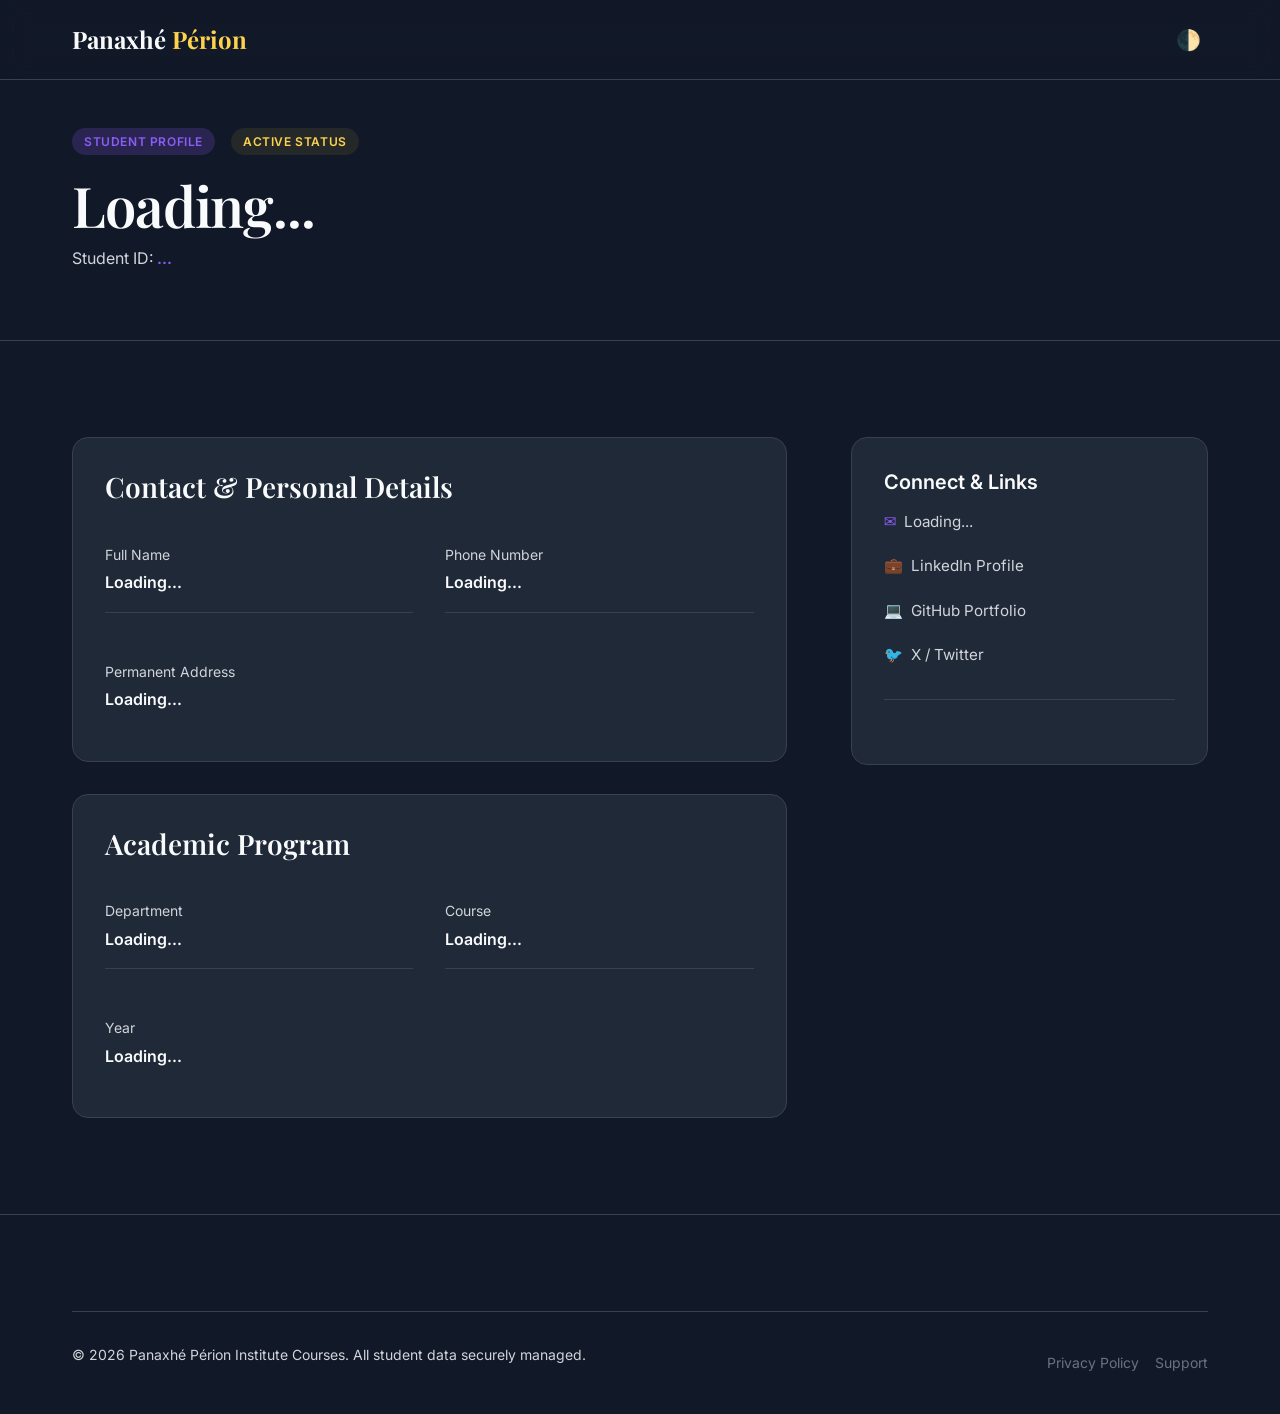
<file: public/student/profile.html>
<!DOCTYPE html>
<html lang="en" data-theme="dark">
<head>
  <meta charset="UTF-8">
  <meta name="viewport" content="width=device-width, initial-scale=1.0">
  <title>Student Profile</title>
  <link rel="stylesheet" href="../css/style.css">
<link rel="icon" type="image/svg+xml" href="[data-uri]">
  <style>
    .portal-layout {
      display: grid;
      grid-template-columns: 250px 1fr;
      min-height: 100vh;
    }
    .portal-sidebar {
      background-color: var(--bg-secondary);
      border-right: 1px solid var(--border-color);
      padding: 2rem 1.5rem;
      display: flex;
      flex-direction: column;
    }
    .portal-main {
      padding: 2rem 3rem;
      background-color: var(--bg-color);
    }
    .portal-nav {
      margin-top: 3rem;
      display: flex;
      flex-direction: column;
      gap: 0.5rem;
    }
    .portal-nav a {
      padding: 0.75rem 1rem;
      border-radius: var(--radius-md);
      color: var(--text-secondary);
      font-weight: 500;
      font-size: 0.95rem;
      display: flex;
      align-items: center;
      gap: 0.75rem;
    }
    .portal-nav a:hover, .portal-nav a.active {
      background-color: rgba(120, 81, 169, 0.1);
      color: var(--primary-color);
    }
    [data-theme="dark"] .portal-nav a:hover, [data-theme="dark"] .portal-nav a.active {
      background-color: rgba(139, 92, 246, 0.2);
    }
    @media (max-width: 1024px) {
      .portal-layout { grid-template-columns: 1fr; }
      .portal-sidebar { display: none; }
      .portal-main { padding: 2rem 1rem; }
    }
  </style>
</head>
<body>

  <nav class="navbar">
    <div class="container">
      <a href="../index.html" class="logo">
        <span>Panaxhé<span class="logo-accent"> Périon</span></span>
      </a>
      <div class="nav-actions">
        <button class="theme-toggle" aria-label="Toggle Theme">🌓</button>
      </div>
    </div>
  </nav>

  <header class="page-header">
    <div class="container">
      <div class="flex items-center gap-4">
        <span class="badge badge-primary">Student Profile</span>
        <span id="status-badge" class="badge badge-gold">Active Status</span>
      </div>
      <!-- Added dynamic id to title -->
      <h1 id="header-display-name" class="mt-4 mb-2">Loading...</h1>
      <!-- Added dynamic id to subtext ID element -->
      <p class="mb-1">Student ID: <span id="header-student-id" class="text-primary" style="font-weight: 600;">...</span></p>
    </div>
  </header>

  <main class="section section-light">
    <div class="container">
      <div class="content-grid">
        
        <div class="flex" style="flex-direction: column; gap: 2rem;">
          
          <div class="card">
            <h3 class="mb-6">Contact & Personal Details</h3>
            
            <div class="grid grid-2">
              <div class="stat-item">
                <div class="stat-label">Full Name</div>
                <div id="profile-full-name" class="stat-value">Loading...</div>
              </div>
              <div class="stat-item">
                <div class="stat-label">Phone Number</div>
                <div id="profile-phone" class="stat-value">Loading...</div>
              </div>
              <div class="stat-item" style="grid-column: span 2;">
                <div class="stat-label">Permanent Address</div>
                <div id="profile-address" class="stat-value">Loading...</div>
              </div>
            </div>
          </div>

          <div class="card">
            <h3 class="mb-6">Academic Program</h3>
            <div class="grid grid-3">
              <div class="stat-item">
                <div class="stat-label">Department</div>
                <div id="profile-department" class="stat-value">Loading...</div>
              </div>
              <div class="stat-item">
                <div class="stat-label">Course</div>
                <div id="profile-degree" class="stat-value">Loading...</div>
              </div>
              <div class="stat-item">
                <div class="stat-label">Year</div>
                <div id="profile-year" class="stat-value">Loading...</div>
              </div>
            </div>
          </div>

        </div>

        <aside>
          <div class="sidebar-box">
            <h4 class="mb-4">Connect & Links</h4>
            
            <div class="footer-links" style="gap: 1.25rem;">
              <a id="profile-email" href="#" class="flex items-center gap-2">
                <span class="text-primary">✉</span> Loading...
              </a>
              <a id="profile-linkedin" href="https://linkedin.com" target="_blank" rel="noopener noreferrer" class="flex items-center gap-2">
                <span class="text-primary">💼</span> LinkedIn Profile
              </a>
              <a id="profile-github" href="https://github.com" target="_blank" rel="noopener noreferrer" class="flex items-center gap-2">
                <span class="text-primary">💻</span> GitHub Portfolio
              </a>
              <a id="profile-twitter" href="https://twitter.com" target="_blank" rel="noopener noreferrer" class="flex items-center gap-2">
                <span class="text-primary">🐦</span> X / Twitter
              </a>
            </div>

            <hr style="border: 0; border-top: 1px solid var(--border-color); margin: 2rem 0;">

<!--             <h4 class="mb-4">Quick Stats</h4>
            <div class="stat-item">
              <div class="stat-label">Cumulative GPA</div>
              <div id="profile-gpa" class="stat-value text-gold" style="font-size: 1.5rem;">0.00 / 4.00</div>
            </div> -->
          </div>
        </aside>

      </div>
    </div>
  </main>

  <footer class="footer">
    <div class="container">
      <div class="footer-bottom">
        <p>&copy; 2026 Panaxhé Périon Institute Courses. All student data securely managed.</p>
        <div class="flex gap-4">
          <a href="#">Privacy Policy</a>
          <a href="#">Support</a>
        </div>
      </div>
    </div>
  </footer>

  <!-- Base UI Interactive Script -->
  <script>
    const themeToggleBtn = document.querySelector('.theme-toggle');
    const htmlElement = document.documentElement;

    themeToggleBtn.addEventListener('click', () => {
      const currentTheme = htmlElement.getAttribute('data-theme');
      const newTheme = currentTheme === 'dark' ? 'light' : 'dark';
      htmlElement.setAttribute('data-theme', newTheme);
    });
  </script>


    <script type="module">
      import { initTheme } from '../js/theme.js';
      import { fetchBaseData, fetchDashboardDataStudent} from '../js/api.js';

      document.addEventListener('DOMContentLoaded', async () => {
        //initTheme(); 

      const urlParams = new URLSearchParams(window.location.search);
      const studentId = urlParams.get('id'); 

        // Navbar scroll effect
        const navbar = document.querySelector('.navbar');
        if (navbar) {
          window.addEventListener('scroll', () => {
            if (window.scrollY > 20) {
              navbar.style.boxShadow = 'var(--shadow-md)';
            } else {
              navbar.style.boxShadow = 'none';
            }
          });
        }

        function updateProfileDOM(data) {
          // 1. Header elements
          document.getElementById('header-display-name').textContent = data.name || 'N/A';
          document.getElementById('header-student-id').textContent = data.id || '#STU-0000-0000';
          
          // Update status badge if necessary
          const statusBadge = document.getElementById('status-badge');
          if (statusBadge && data.course.status) {
            statusBadge.textContent = `${data.course.status} Status`;
          }

          // 2. Personal & Contact Details Card
          document.getElementById('profile-full-name').textContent = data.name || 'N/A';
          document.getElementById('profile-phone').textContent = data.phone || 'N/A';
          document.getElementById('profile-address').textContent = data.address || 'N/A';

          // 3. Academic Program Card
          document.getElementById('profile-department').textContent = data.department || 'N/A';
          document.getElementById('profile-degree').textContent = data.course.title || 'N/A';
          document.getElementById('profile-year').textContent = data.year || 'N/A';

          // 4. Sidebar Links & Quick Stats
          const emailLink = document.getElementById('profile-email');
          if (emailLink && data.email) {
            emailLink.href = `mailto:${data.email}`;
            emailLink.innerHTML = `<span class="text-primary">✉</span> ${data.email}`;
          }

          const linkedinLink = document.getElementById('profile-linkedin');
          if (linkedinLink) linkedinLink.href = data.linkedinUrl || 'https://linkedin.com';

          const githubLink = document.getElementById('profile-github');
          if (githubLink) githubLink.href = data.githubUrl || 'https://github.com';

          const twitterLink = document.getElementById('profile-twitter');
          if (twitterLink) twitterLink.href = data.twitterUrl || 'https://twitter.com';

        }


        try{

          const data = await fetchDashboardDataStudent(studentId);
          updateProfileDOM(data);


        } catch (error){
            console.error('Application failed to load server data:', error);
        }  

      });


  </script>
</body>
</html>
</file>
<file: public/css/style.css>
@import url('https://fonts.googleapis.com/css2?family=Inter:wght@300;400;500;600;700&family=Playfair+Display:wght@400;600;700&display=swap');

:root {
  /* Light Mode Colors */
  --bg-color: #ffffff;
  --bg-secondary: #f9fafb;
  --bg-card: #ffffff;
  --text-primary: #111827;
  --text-secondary: #4b5563;
  --text-tertiary: #9ca3af;
  --primary-color: #7851A9;
  --primary-hover: #5a3d82;
  --gold-color: #D4AF37;
  --gold-hover: #b5952f;
  --border-color: #e5e7eb;
  
  /* Shadows & Radius */
  --shadow-sm: 0 1px 2px 0 rgb(0 0 0 / 0.05);
  --shadow-md: 0 4px 6px -1px rgb(0 0 0 / 0.1), 0 2px 4px -2px rgb(0 0 0 / 0.1);
  --shadow-lg: 0 10px 15px -3px rgb(0 0 0 / 0.1), 0 4px 6px -4px rgb(0 0 0 / 0.1);
  --shadow-hover: 0 20px 25px -5px rgb(0 0 0 / 0.1), 0 8px 10px -6px rgb(0 0 0 / 0.1);
  --radius-sm: 0.375rem;
  --radius-md: 0.5rem;
  --radius-lg: 1rem;
  --radius-xl: 1.5rem;
  --radius-pill: 9999px;
  
  /* Typography */
  --font-sans: 'Inter', system-ui, -apple-system, sans-serif;
  --font-serif: 'Playfair Display', Georgia, serif;
  
  /* Transitions */
  --transition: all 0.3s cubic-bezier(0.4, 0, 0.2, 1);
  --nav-height: 80px;
}

[data-theme="dark"] {
  /* Dark Mode Colors */
  --bg-color: #0B0F19;
  --bg-secondary: #111827;
  --bg-card: #1f2937;
  --text-primary: #f9fafb;
  --text-secondary: #d1d5db;
  --text-tertiary: #6b7280;
  --primary-color: #8B5CF6;
  --primary-hover: #a78bfa;
  --gold-color: #FCD34D;
  --gold-hover: #fde68a;
  --border-color: #374151;
  --shadow-sm: 0 1px 2px 0 rgb(0 0 0 / 0.5);
  --shadow-md: 0 4px 6px -1px rgb(0 0 0 / 0.5), 0 2px 4px -2px rgb(0 0 0 / 0.5);
  --shadow-lg: 0 10px 15px -3px rgb(0 0 0 / 0.5), 0 4px 6px -4px rgb(0 0 0 / 0.5);
  --shadow-hover: 0 20px 25px -5px rgb(0 0 0 / 0.6), 0 8px 10px -6px rgb(0 0 0 / 0.6);
}

/* Reset & Base */
*, *::before, *::after {
  box-sizing: border-box;
  margin: 0;
  padding: 0;
}

body {
  font-family: var(--font-sans);
  background-color: var(--bg-color);
  color: var(--text-primary);
  line-height: 1.6;
  -webkit-font-smoothing: antialiased;
  -moz-osx-font-smoothing: grayscale;
  transition: background-color 0.3s ease, color 0.3s ease;
  overflow-x: hidden;
}

a {
  color: inherit;
  text-decoration: none;
  transition: var(--transition);
}

ul {
  list-style: none;
}

img {
  max-width: 100%;
  height: auto;
  display: block;
}

h1, h2, h3, h4, h5, h6 {
  font-family: var(--font-serif);
  line-height: 1.2;
  margin-bottom: 1rem;
  font-weight: 600;
  color: var(--text-primary);
}

h1 { font-size: 3.5rem; letter-spacing: -0.02em; }
h2 { font-size: 2.5rem; letter-spacing: -0.01em; }
h3 { font-size: 1.75rem; }
h4 { font-size: 1.25rem; font-family: var(--font-sans); font-weight: 600; }

p {
  margin-bottom: 1rem;
  color: var(--text-secondary);
}

.text-primary { color: var(--primary-color); }
.text-gold { color: var(--gold-color); }

/* Layout */
.container {
  width: 100%;
  max-width: 1200px;
  margin: 0 auto;
  padding: 0 2rem;
}

.section {
  padding: 6rem 0;
}

.section-light {
  background-color: var(--bg-secondary);
}

.grid {
  display: grid;
  gap: 2rem;
}

.grid-2 { grid-template-columns: repeat(auto-fit, minmax(300px, 1fr)); }
.grid-3 { grid-template-columns: repeat(auto-fit, minmax(280px, 1fr)); }
.grid-4 { grid-template-columns: repeat(auto-fit, minmax(240px, 1fr)); }

/* Navbar */
.navbar {
  position: fixed;
  top: 0;
  left: 0;
  width: 100%;
  height: var(--nav-height);
  background-color: rgba(var(--bg-color), 0.8);
  backdrop-filter: blur(12px);
  -webkit-backdrop-filter: blur(12px);
  z-index: 1000;
  border-bottom: 1px solid var(--border-color);
  transition: var(--transition);
}

.navbar .container {
  display: flex;
  justify-content: space-between;
  align-items: center;
  height: 100%;
}

.logo {
  display: flex;
  align-items: center;
  gap: 0.5rem;
  font-family: var(--font-serif);
  font-size: 1.5rem;
  font-weight: 700;
  color: var(--text-primary);
}

.logo-accent {
  color: var(--gold-color);
}

.nav-links {
  display: flex;
  gap: 2rem;
  align-items: center;
}

.nav-links a {
  font-size: 0.95rem;
  font-weight: 500;
  color: var(--text-secondary);
}

.nav-links a:hover {
  color: var(--primary-color);
}

.nav-actions {
  display: flex;
  gap: 1rem;
  align-items: center;
}

/* Buttons */
.btn {
  display: inline-flex;
  align-items: center;
  justify-content: center;
  padding: 0.75rem 1.5rem;
  font-size: 1rem;
  font-weight: 500;
  border-radius: var(--radius-pill);
  border: none;
  cursor: pointer;
  transition: var(--transition);
  font-family: var(--font-sans);
  text-align: center;
}

.btn-primary {
  background-color: var(--primary-color);
  color: #ffffff;
}

.btn-primary:hover {
  background-color: var(--primary-hover);
  transform: translateY(-2px);
  box-shadow: var(--shadow-md);
  color: #ffffff;
}

.btn-outline {
  background-color: transparent;
  color: var(--text-primary);
  border: 1px solid var(--border-color);
}

.btn-outline:hover {
  border-color: var(--text-primary);
  background-color: var(--bg-secondary);
}

.btn-gold {
  background-color: var(--gold-color);
  color: #111827;
}

.btn-gold:hover {
  background-color: var(--gold-hover);
  transform: translateY(-2px);
  box-shadow: var(--shadow-md);
}

/* Cards */
.card {
  background-color: var(--bg-card);
  border-radius: var(--radius-lg);
  border: 1px solid var(--border-color);
  padding: 2rem;
  transition: var(--transition);
  display: flex;
  flex-direction: column;
  height: auto;
}

.card:hover {
  transform: translateY(-4px);
  box-shadow: var(--shadow-hover);
  border-color: var(--primary-color);
}

.card-icon {
  width: 48px;
  height: 48px;
  border-radius: var(--radius-md);
  background-color: rgba(120, 81, 169, 0.1);
  color: var(--primary-color);
  display: flex;
  align-items: center;
  justify-content: center;
  font-size: 1.5rem;
  margin-bottom: 1.5rem;
}

[data-theme="dark"] .card-icon {
  background-color: rgba(139, 92, 246, 0.2);
}

/* Hero Section */
.hero {
  padding: 12rem 0 8rem;
  text-align: center;
  position: relative;
  overflow: hidden;
}

.hero-content {
  max-width: 800px;
  margin: 0 auto;
  position: relative;
  z-index: 10;
}

.hero-subtitle {
  font-size: 1.125rem;
  color: var(--primary-color);
  font-weight: 600;
  text-transform: uppercase;
  letter-spacing: 0.1em;
  margin-bottom: 1.5rem;
  display: inline-block;
}

.hero h1 {
  font-size: 4.5rem;
  line-height: 1.1;
  margin-bottom: 1.5rem;
}

.hero p {
  font-size: 1.25rem;
  color: var(--text-secondary);
  margin-bottom: 2.5rem;
}

.hero-actions {
  display: flex;
  gap: 1rem;
  justify-content: center;
}

.hero-blur {
  position: absolute;
  width: 600px;
  height: 600px;
  background: radial-gradient(circle, rgba(120, 81, 169, 0.15) 0%, rgba(255,255,255,0) 70%);
  top: 50%;
  left: 50%;
  transform: translate(-50%, -50%);
  z-index: 0;
  pointer-events: none;
}

[data-theme="dark"] .hero-blur {
  background: radial-gradient(circle, rgba(139, 92, 246, 0.15) 0%, rgba(11,15,25,0) 70%);
}

/* Forms */
.form-group {
  margin-bottom: 1.5rem;
}

.form-label {
  display: block;
  font-size: 0.875rem;
  font-weight: 500;
  margin-bottom: 0.5rem;
  color: var(--text-primary);
}

.form-control {
  width: 100%;
  padding: 0.75rem 1rem;
  font-size: 1rem;
  font-family: var(--font-sans);
  background-color: var(--bg-color);
  border: 1px solid var(--border-color);
  border-radius: var(--radius-md);
  color: var(--text-primary);
  transition: var(--transition);
}

.form-control:focus {
  outline: none;
  border-color: var(--primary-color);
  box-shadow: 0 0 0 3px rgba(120, 81, 169, 0.1);
}

[data-theme="dark"] .form-control:focus {
  box-shadow: 0 0 0 3px rgba(139, 92, 246, 0.2);
}

/* Theme Toggle */
.theme-toggle {
  background: none;
  border: none;
  color: var(--text-secondary);
  cursor: pointer;
  font-size: 1.25rem;
  display: flex;
  align-items: center;
  justify-content: center;
  width: 40px;
  height: 40px;
  border-radius: 50%;
  transition: var(--transition);
}

.theme-toggle:hover {
  background-color: var(--bg-secondary);
  color: var(--text-primary);
}

/* Badges */
.badge {
  display: inline-block;
  padding: 0.25rem 0.75rem;
  font-size: 0.75rem;
  font-weight: 600;
  border-radius: var(--radius-pill);
  background-color: var(--bg-secondary);
  color: var(--text-secondary);
  text-transform: uppercase;
  letter-spacing: 0.05em;
}

.badge-primary {
  background-color: rgba(120, 81, 169, 0.1);
  color: var(--primary-color);
}

[data-theme="dark"] .badge-primary {
  background-color: rgba(139, 92, 246, 0.2);
}

.badge-gold {
  background-color: rgba(212, 175, 55, 0.1);
  color: var(--gold-color);
}

/* Footer */
.footer {
  background-color: var(--bg-secondary);
  padding: 6rem 0 2rem;
  border-top: 1px solid var(--border-color);
}

.footer-grid {
  display: grid;
  grid-template-columns: 2fr 1fr 1fr 1fr;
  gap: 4rem;
  margin-bottom: 4rem;
}

.footer-col h4 {
  font-family: var(--font-sans);
  font-size: 1rem;
  margin-bottom: 1.5rem;
}

.footer-links {
  display: flex;
  flex-direction: column;
  gap: 0.75rem;
}

.footer-links a {
  color: var(--text-secondary);
  font-size: 0.95rem;
}

.footer-links a:hover {
  color: var(--primary-color);
}

.footer-bottom {
  padding-top: 2rem;
  border-top: 1px solid var(--border-color);
  display: flex;
  justify-content: space-between;
  align-items: center;
  color: var(--text-tertiary);
  font-size: 0.875rem;
}

/* Responsive */
@media (max-width: 1024px) {
  .hero h1 { font-size: 3.5rem; }
  .footer-grid { grid-template-columns: 1fr 1fr; }
}

@media (max-width: 768px) {
  .nav-links { display: none; }
  .hero h1 { font-size: 2.5rem; }
  .hero { padding: 8rem 0 4rem; }
  .grid-2, .grid-3, .grid-4 { grid-template-columns: 1fr; }
  .footer-grid { grid-template-columns: 1fr; gap: 2rem; }
  .footer-bottom { flex-direction: column; gap: 1rem; text-align: center; }
}

/* Course Card Details */
.course-meta {
  display: flex;
  gap: 1rem;
  margin-bottom: 1.5rem;
  flex-wrap: wrap;
}

.course-meta-item {
  display: flex;
  align-items: center;
  gap: 0.5rem;
  font-size: 0.875rem;
  color: var(--text-secondary);
}

.course-price {
  font-size: 1.25rem;
  font-weight: 600;
  color: var(--text-primary);
  margin-top: auto;
  padding-top: 1.5rem;
  border-top: 1px solid var(--border-color);
  display: flex;
  justify-content: space-between;
  align-items: center;
}

/* Detail Page specific */
.page-header {
  padding: 8rem 0 4rem;
  background-color: var(--bg-secondary);
  border-bottom: 1px solid var(--border-color);
}

.content-grid {
  display: grid;
  grid-template-columns: 2fr 1fr;
  gap: 4rem;
}

@media (max-width: 1024px) {
  .content-grid { grid-template-columns: 1fr; }
}

/* Sidebar Box */
.sidebar-box {
  background-color: var(--bg-card);
  border: 1px solid var(--border-color);
  border-radius: var(--radius-lg);
  padding: 2rem;
  position: sticky;
  top: calc(var(--nav-height) + 2rem);
}

.stat-item {
  padding: 1rem 0;
  border-bottom: 1px solid var(--border-color);
}
.stat-item:last-child {
  border-bottom: none;
}
.stat-label {
  font-size: 0.875rem;
  color: var(--text-secondary);
  margin-bottom: 0.25rem;
}
.stat-value {
  font-weight: 600;
  color: var(--text-primary);
}

/* Accordion/FAQ */
.accordion-item {
  border-bottom: 1px solid var(--border-color);
}

.accordion-header {
  padding: 1.5rem 0;
  cursor: pointer;
  display: flex;
  justify-content: space-between;
  align-items: center;
  font-weight: 600;
  font-size: 1.125rem;
  color: var(--text-primary);
}

.accordion-content {
  padding-bottom: 1.5rem;
  display: none;
  color: var(--text-secondary);
}

.accordion-item.active .accordion-content {
  display: block;
}

/* Utilities */
.text-center { text-align: center; }
.mb-1 { margin-bottom: 0.25rem; }
.mb-2 { margin-bottom: 0.5rem; }
.mb-4 { margin-bottom: 1rem; }
.mb-6 { margin-bottom: 1.5rem; }
.mb-8 { margin-bottom: 2rem; }
.mb-12 { margin-bottom: 3rem; }
.mt-4 { margin-top: 1rem; }
.mt-8 { margin-top: 2rem; }

.flex { display: flex; }
.items-center { align-items: center; }
.justify-between { justify-content: space-between; }
.gap-2 { gap: 0.5rem; }
.gap-4 { gap: 1rem; }

/* ==========================================
   Horizontal Auto-Scrolling Partners Slider
   ========================================== */

.partners-slider {
  position: relative;
  width: 100%;
  overflow: hidden; /* Crucial: hides the scrollbar and extra elements */
  padding: 1.5rem 0;
  display: flex;
}

/* Fades the sides out so cards blend beautifully into the background background */
.partners-slider::before,
.partners-slider::after {
  content: "";
  position: absolute;
  top: 0;
  width: 10px;
  height: 100%;
  z-index: 2;
  pointer-events: none;
}
.partners-slider::before {
  left: 0;
  background: linear-gradient(to right, var(--bg-primary, #333), transparent);
}
.partners-slider::after {
  right: 0;
  background: linear-gradient(to left, var(--bg-primary, #333), transparent);
}

/* The animating lane */
.partners-track {
  display: flex;
  gap: 1.5rem; /* Gap between cards */
  width: max-content;
  animation: scrollMarquee 30s linear infinite;
}

/* Pause the animation seamlessly when a user hovers over a card */
.partners-slider:hover .partners-track {
  animation-play-state: paused;
}

/* The Partner Card Component */
.partner-card {
  flex-shrink: 0;
  width: 240px;
  background: var(--bg-card, rgba(255, 255, 255, 0.05)); /* Works with dark/light themes */
  border: 1px solid var(--border-color, rgba(0, 0, 0, 0.08));
  border-radius: 12px;
  border-radius: 0.3rem;
  padding-bottom: 0.1rem;
  display: flex;
  flex-direction: column;
  align-items: center;
  justify-content: center;
  gap: 0.75rem;
  box-shadow: 0 4px 12px rgba(0, 0, 0, 0.03);
  transition: transform 0.3s ease, box-shadow 0.3s ease;
}

.partner-card:hover {
  transform: translateY(-4px);
  box-shadow: 0 8px 20px rgba(0, 0, 0, 0.08);
  border-color: var(--text-gold, #8b5cf6);
}

.partner-logo-wrapper {
  height: auto;
  width: 100%;
  display: flex;
  align-items: center;
  justify-content: center;
}

.partner-logo-wrapper img {
  max-height: auto;
  border-top-left-radius: 0.3em;
  border-top-right-radius: 0.3em;
  max-width: 100%;
  object-fit: contain;
  filter: grayscale(20%) opacity(0.85);
  transition: filter 0.3s ease;
}

.partner-card:hover .partner-logo-wrapper img {
  filter: grayscale(0%) opacity(1);
}

.partner-info {
  text-align: center;
}

.partner-name {
  font-size: 0.85rem;
  font-weight: 600;
  color: var(--text-main);
  letter-spacing: 0.02em;
}

/* The core engine of the infinite marquee */
@keyframes scrollMarquee {
  0% {
    transform: translateX(0);
  }
  100% {
    /* Translates exactly halfway because Javascript duplicated the list */
    transform: translateX(calc(-50% - 0.75rem)); 
  }
}
</file>
